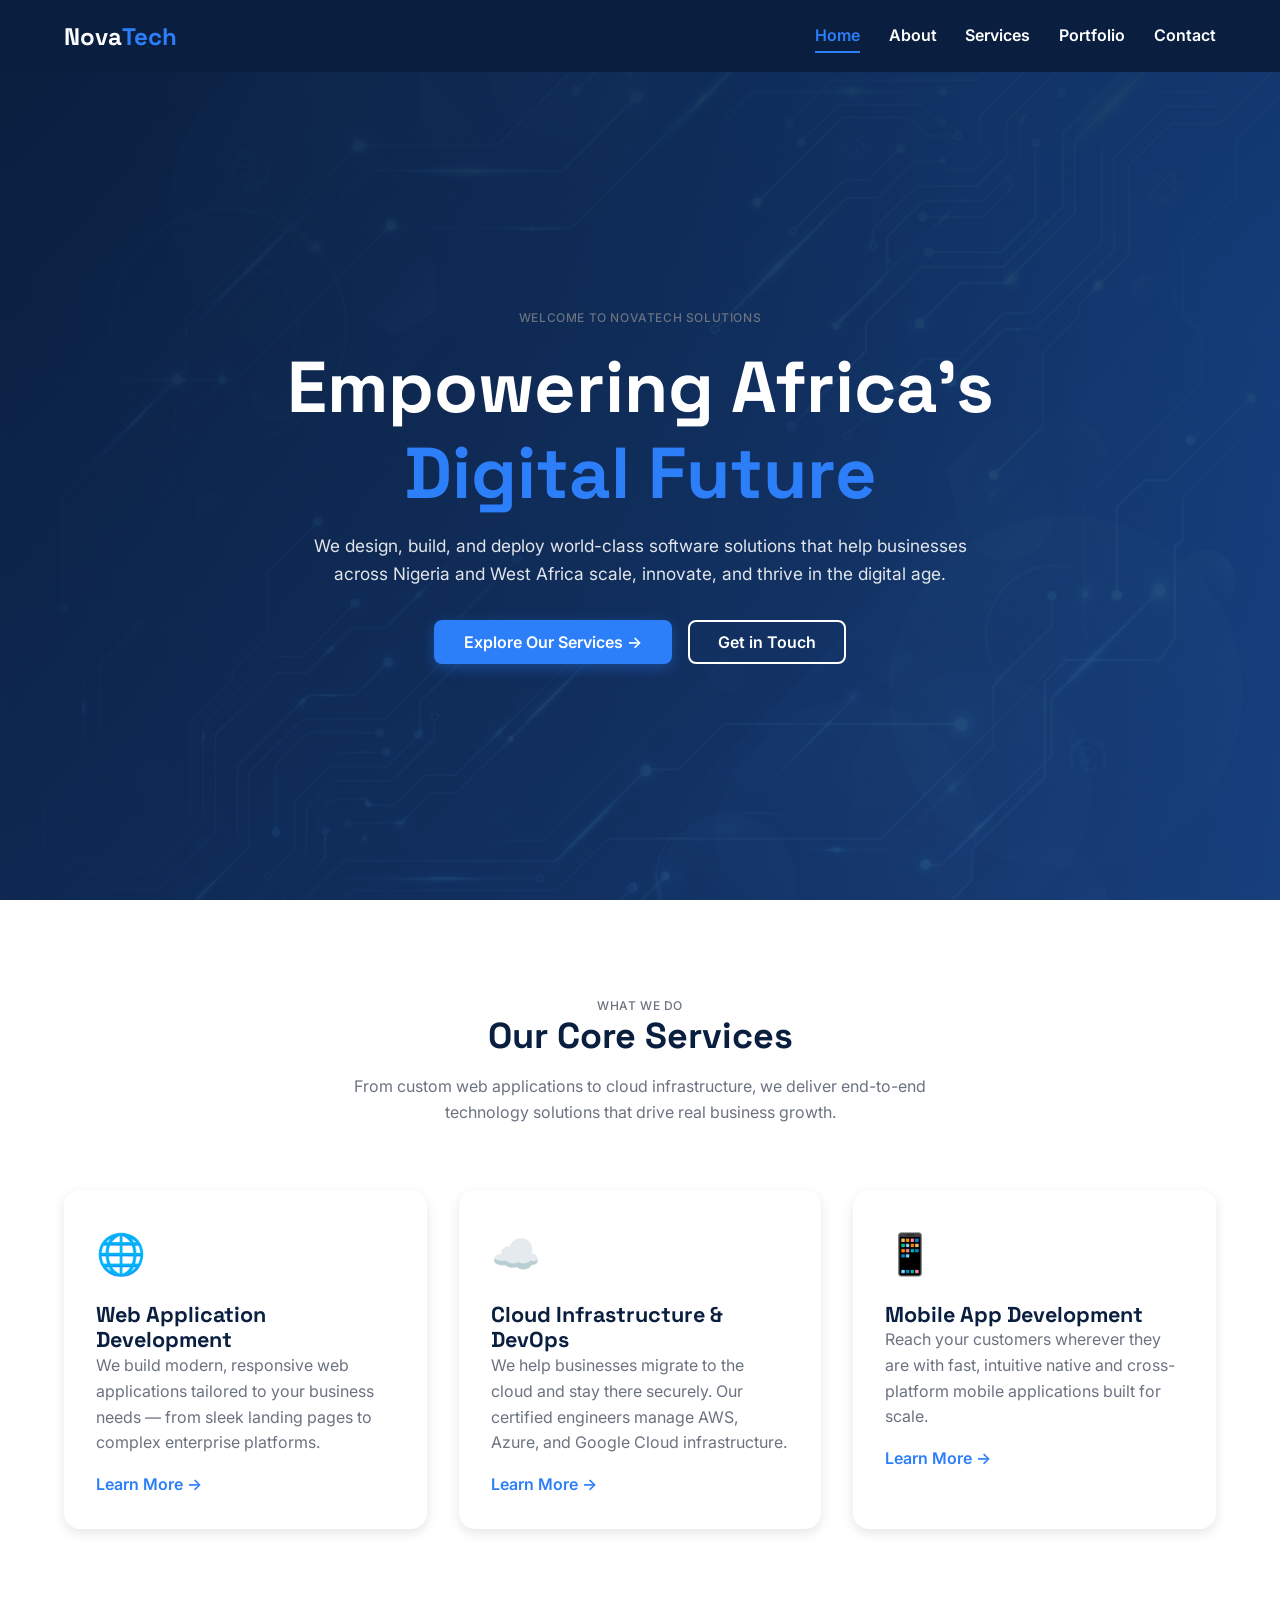
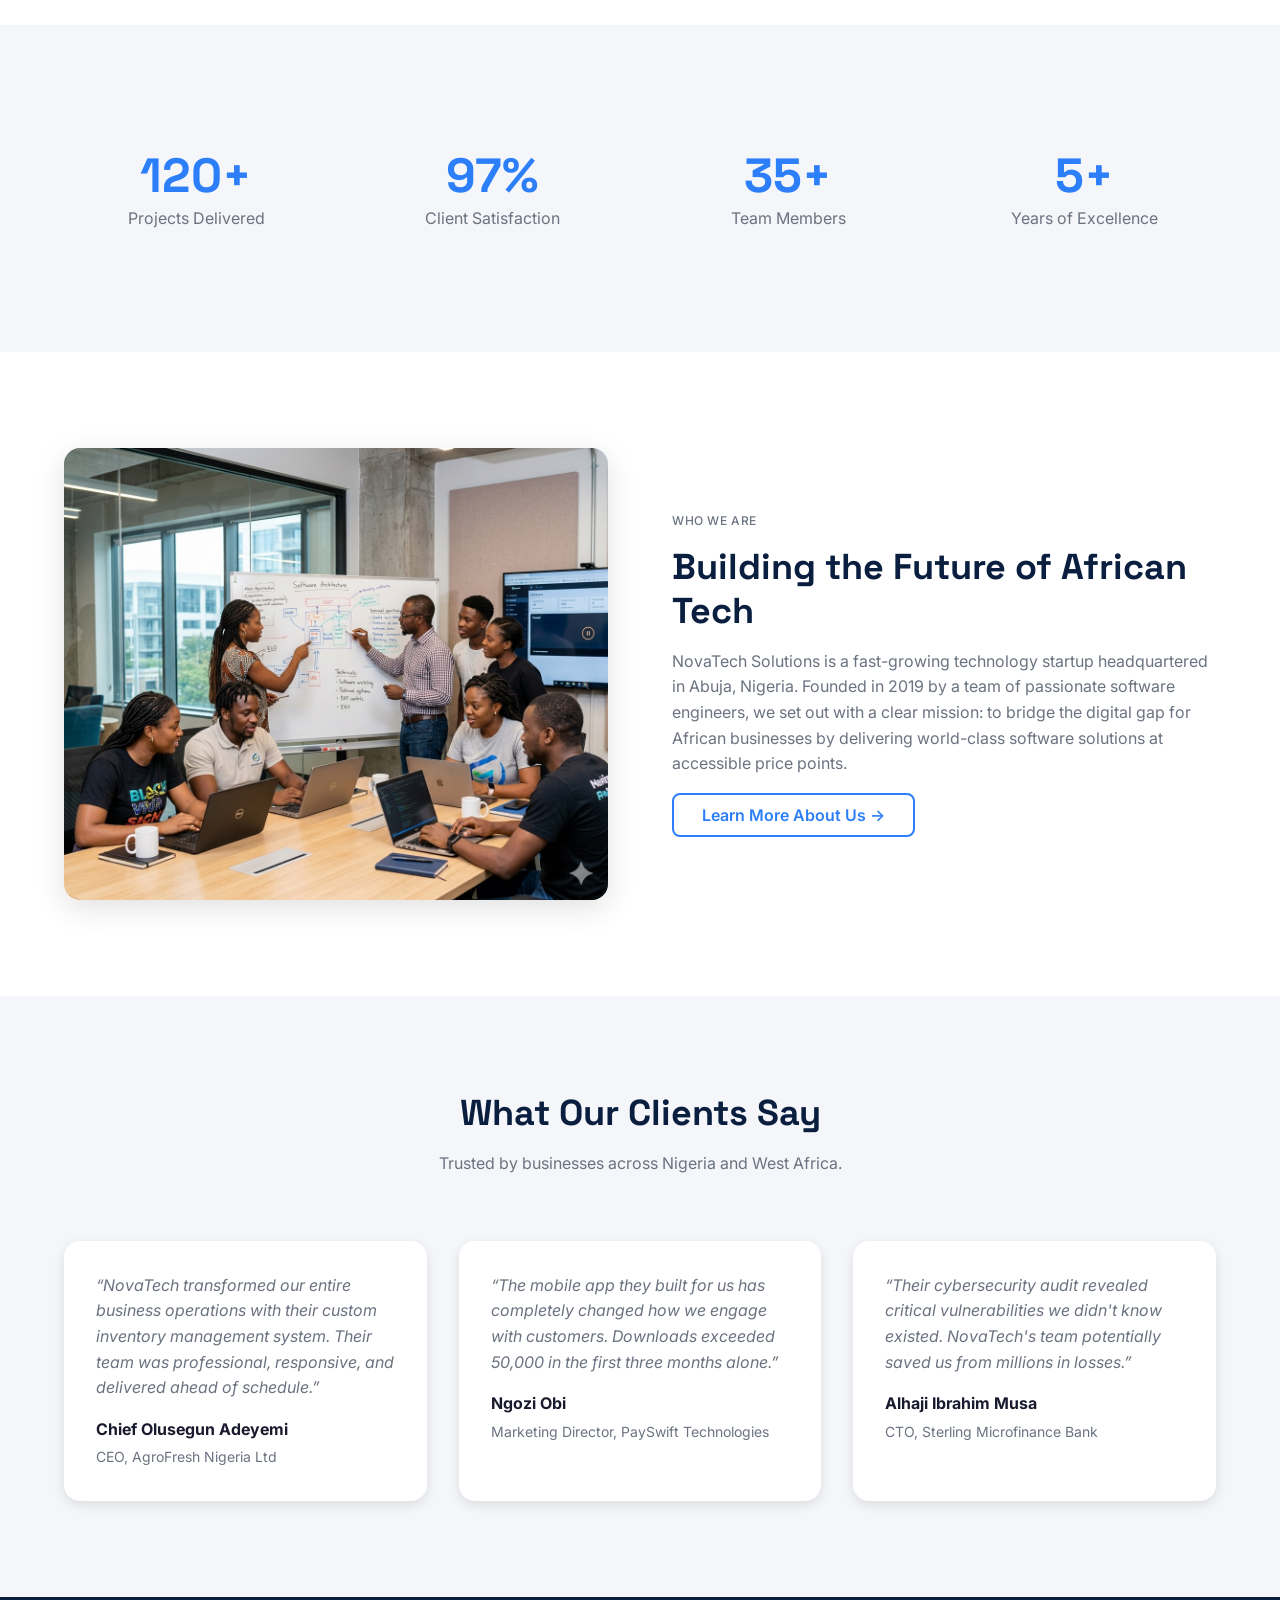
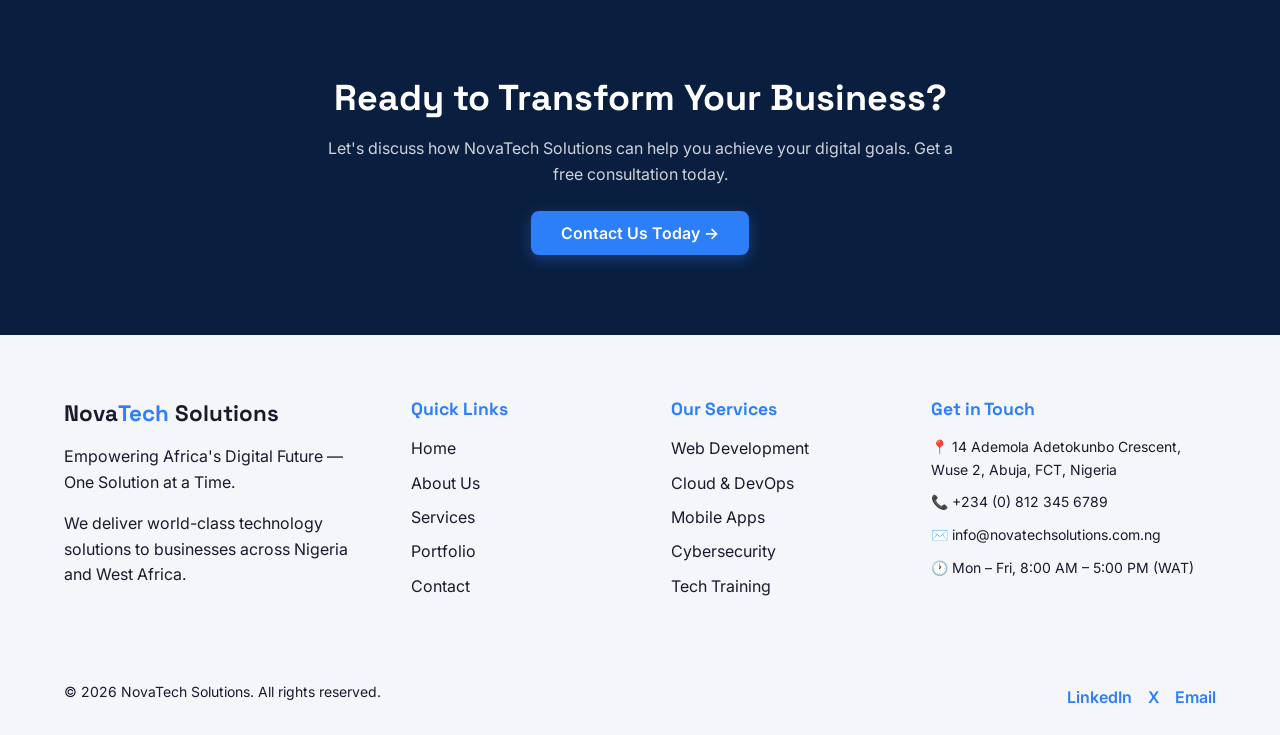
<file: index.html>
<!DOCTYPE html>
<html lang="en">

<head>
    <meta charset="UTF-8">
    <meta name="viewport" content="width=device-width, initial-scale=1.0">
    <meta name="description" content="NovaTech Solutions empowers businesses across Africa with world-class software and technology solutions.">
    <meta name="author" content="NovaTech Solutions">
    <link rel="icon" type="image/png" href="assets/images/icons/favicon.png">
    <link rel="stylesheet" href="assets/css/styles.css">
    <title>Home — NovaTech Solutions</title>
</head>

<body>

    <header id="main-header">
        <nav id="main-nav" class="container flex-between">
            <a href="index.html" class="nav-logo">
                <span class="logo-text">Nova<span class="text-accent">Tech</span></span>
            </a>

            <button id="menu-toggle" class="menu-toggle" aria-label="Toggle navigation menu" aria-expanded="false">
                <span></span>
                <span></span>
                <span></span>
            </button>

            <ul id="nav-menu" class="nav-menu">
                <li><a href="index.html" class="nav-link active">Home</a></li>
                <li><a href="about.html" class="nav-link ">About</a></li>
                <li><a href="services.html" class="nav-link ">Services</a></li>
                <li><a href="portfolio.html" class="nav-link ">Portfolio</a></li>
                <li><a href="contact.html" class="nav-link ">Contact</a></li>
            </ul>
        </nav>
    </header>

    <main>

        <section class="hero">
            <div class="hero-overlay"></div>

            <div class="container hero-content">
                <p class="text-caption">WELCOME TO NOVATECH SOLUTIONS</p>

                <h1>
                    Empowering Africa's <span class="text-accent">Digital Future</span>
                </h1>

                <p>
                    We design, build, and deploy world-class software solutions that help businesses across Nigeria and West Africa scale, innovate, and thrive in the digital age.
                </p>

                <div class="hero-actions">
                    <a href="services.html" class="btn btn-primary">Explore Our Services →</a>
                    <a href="contact.html" class="btn btn-outline hero-outline">Get in Touch</a>
                </div>
            </div>
        </section>

        <section class="section bg-white">
            <div class="container">

                <div class="section-header">
                    <p class="text-caption">WHAT WE DO</p>
                    <h2>Our Core Services</h2>
                    <p>
                        From custom web applications to cloud infrastructure, we deliver end-to-end technology solutions that drive real business growth.
                    </p>
                </div>

                <div class="grid grid-3">

                    <article class="card service-preview">
                        <div class="service-icon">🌐</div>
                        <h3>Web Application Development</h3>
                        <p>
                            We build modern, responsive web applications tailored to your business needs — from sleek landing pages to complex enterprise platforms.
                        </p>
                        <a href="services.html">Learn More →</a>
                    </article>

                    <article class="card service-preview">
                        <div class="service-icon">☁️</div>
                        <h3>Cloud Infrastructure & DevOps</h3>
                        <p>
                            We help businesses migrate to the cloud and stay there securely. Our certified engineers manage AWS, Azure, and Google Cloud infrastructure.
                        </p>
                        <a href="services.html">Learn More →</a>
                    </article>

                    <article class="card service-preview">
                        <div class="service-icon">📱</div>
                        <h3>Mobile App Development</h3>
                        <p>
                            Reach your customers wherever they are with fast, intuitive native and cross-platform mobile applications built for scale.
                        </p>
                        <a href="services.html">Learn More →</a>
                    </article>

                </div>
            </div>
        </section>

        <section class="section stats-section">
            <div class="container">

                <div class="grid grid-4">

                    <div class="stat">
                        <strong>120+</strong>
                        <span>Projects Delivered</span>
                    </div>

                    <div class="stat">
                        <strong>97%</strong>
                        <span>Client Satisfaction</span>
                    </div>

                    <div class="stat">
                        <strong>35+</strong>
                        <span>Team Members</span>
                    </div>

                    <div class="stat">
                        <strong>5+</strong>
                        <span>Years of Excellence</span>
                    </div>

                </div>
            </div>
        </section>

        <section class="section bg-white">
            <div class="container split">

                <div class="split-image">
                    <img src="assets/images/about/about-preview.png" alt="NovaTech team working on technology solutions">
                </div>

                <div class="split-content">
                    <p class="text-caption">WHO WE ARE</p>

                    <h2>Building the Future of African Tech</h2>

                    <p>
                        NovaTech Solutions is a fast-growing technology startup headquartered in Abuja, Nigeria. Founded in 2019 by a team of passionate software engineers, we set out with a clear mission: to bridge the digital gap for African businesses by delivering world-class software solutions at accessible price points.
                    </p>

                    <a href="about.html" class="btn btn-outline">Learn More About Us →</a>
                </div>

            </div>
        </section>

        <section class="section testimonials">
            <div class="container">

                <div class="section-header">
                    <h2>What Our Clients Say</h2>
                    <p>Trusted by businesses across Nigeria and West Africa.</p>
                </div>

                <div class="grid grid-3">

                    <article class="testimonial card">
                        <p>
                            “NovaTech transformed our entire business operations with their custom inventory management system. Their team was professional, responsive, and delivered ahead of schedule.”
                        </p>
                        <strong>Chief Olusegun Adeyemi</strong>
                        <span>CEO, AgroFresh Nigeria Ltd</span>
                    </article>

                    <article class="testimonial card">
                        <p>
                            “The mobile app they built for us has completely changed how we engage with customers. Downloads exceeded 50,000 in the first three months alone.”
                        </p>
                        <strong>Ngozi Obi</strong>
                        <span>Marketing Director, PaySwift Technologies</span>
                    </article>

                    <article class="testimonial card">
                        <p>
                            “Their cybersecurity audit revealed critical vulnerabilities we didn't know existed. NovaTech's team potentially saved us from millions in losses.”
                        </p>
                        <strong>Alhaji Ibrahim Musa</strong>
                        <span>CTO, Sterling Microfinance Bank</span>
                    </article>

                </div>
            </div>
        </section>

        <section class="cta-section">
            <div class="container text-center">
                <h2>Ready to Transform Your Business?</h2>
                <p>
                    Let's discuss how NovaTech Solutions can help you achieve your digital goals. Get a free consultation today.
                </p>
                <a href="contact.html" class="btn btn-primary">Contact Us Today →</a>
            </div>
        </section>

    </main>

    <footer id="main-footer" class="site-footer">
        <div class="container">

            <div class="footer-grid">

                <div>
                    <a href="index.html" class="footer-logo">Nova<span>Tech</span> Solutions</a>
                    <p>Empowering Africa's Digital Future — One Solution at a Time.</p>
                    <p>We deliver world-class technology solutions to businesses across Nigeria and West Africa.</p>
                </div>

                <div>
                    <h3>Quick Links</h3>
                    <ul class="footer-links">
                        <li><a href="index.html">Home</a></li>
                        <li><a href="about.html">About Us</a></li>
                        <li><a href="services.html">Services</a></li>
                        <li><a href="portfolio.html">Portfolio</a></li>
                        <li><a href="contact.html">Contact</a></li>
                    </ul>
                </div>

                <div>
                    <h3>Our Services</h3>
                    <ul class="footer-links">
                        <li><a href="services.html">Web Development</a></li>
                        <li><a href="services.html">Cloud & DevOps</a></li>
                        <li><a href="services.html">Mobile Apps</a></li>
                        <li><a href="services.html">Cybersecurity</a></li>
                        <li><a href="services.html">Tech Training</a></li>
                    </ul>
                </div>

                <div>
                    <h3>Get in Touch</h3>
                    <ul class="contact-list">
                        <li>📍 14 Ademola Adetokunbo Crescent, Wuse 2, Abuja, FCT, Nigeria</li>
                        <li>📞 <a href="tel:+2348123456789">+234 (0) 812 345 6789</a></li>
                        <li>✉️ <a href="mailto:info@novatechsolutions.com.ng">info@novatechsolutions.com.ng</a></li>
                        <li>🕐 Mon – Fri, 8:00 AM – 5:00 PM (WAT)</li>
                    </ul>
                </div>

            </div>

            <div class="footer-bottom">
                <p>© 2026 NovaTech Solutions. All rights reserved.</p>

                <div class="social-links">
                    <a href="https://linkedin.com/company/novatechsolutions" target="_blank" rel="noopener">LinkedIn</a>
                    <a href="https://twitter.com/NovaTechAbuja" target="_blank" rel="noopener">X</a>
                    <a href="mailto:info@novatechsolutions.com.ng">Email</a>
                </div>
            </div>

        </div>
    </footer>

    <button id="scroll-top-btn" class="scroll-top-btn" aria-label="Scroll to top">↑</button>

    <script src="assets/js/main.js"></script>

</body>

</html>
</file>
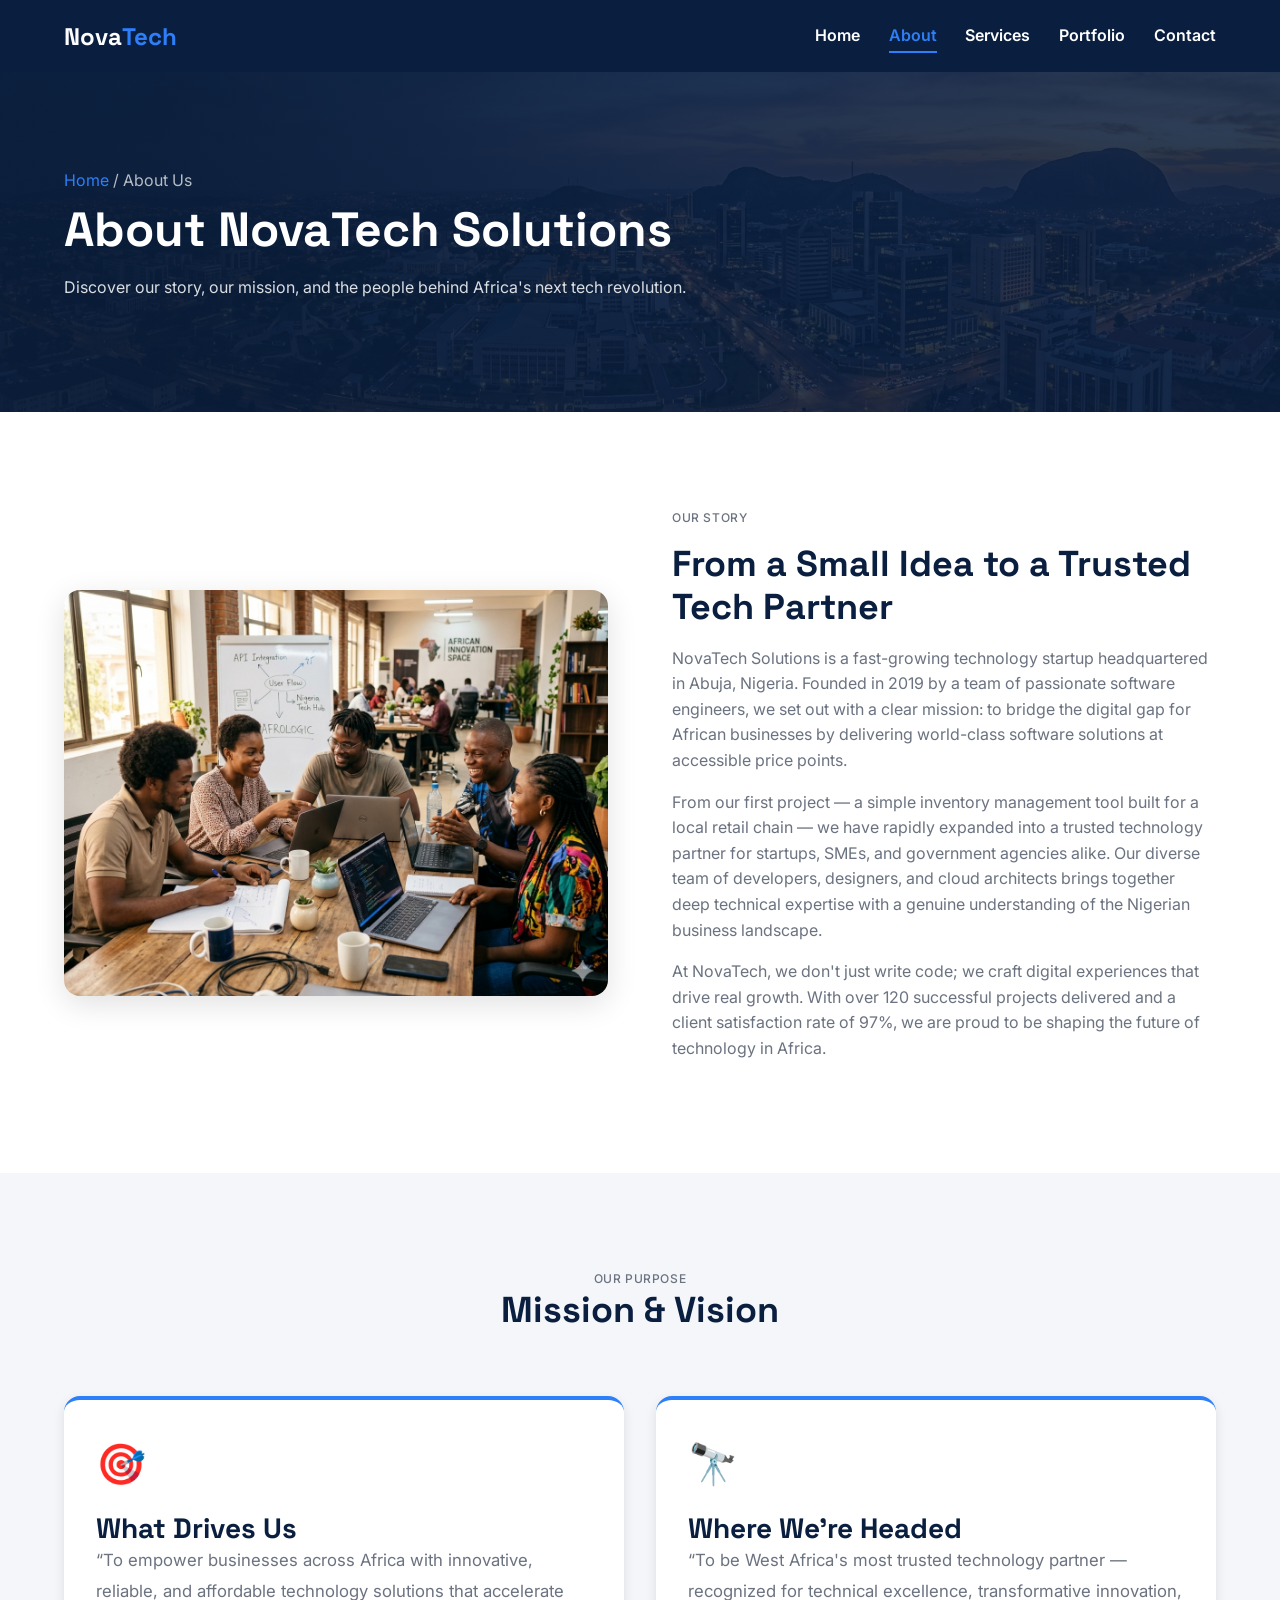
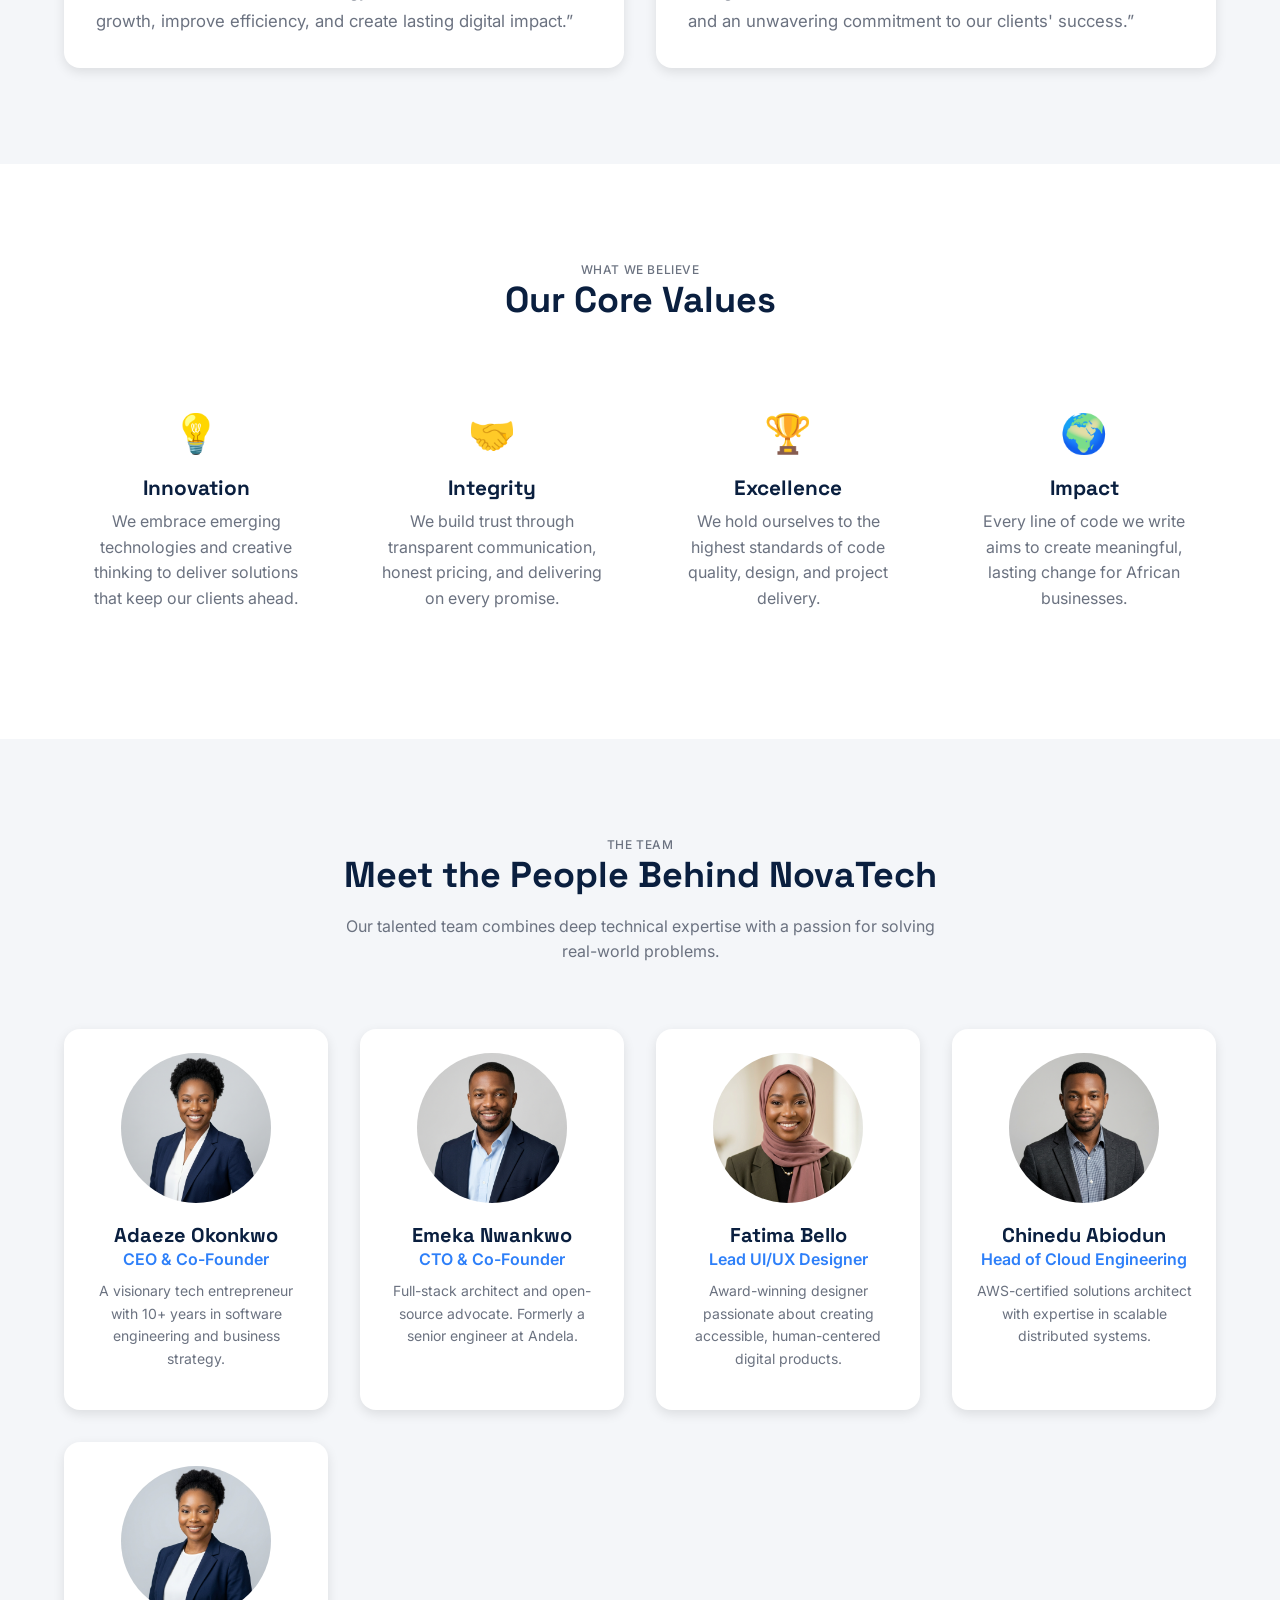
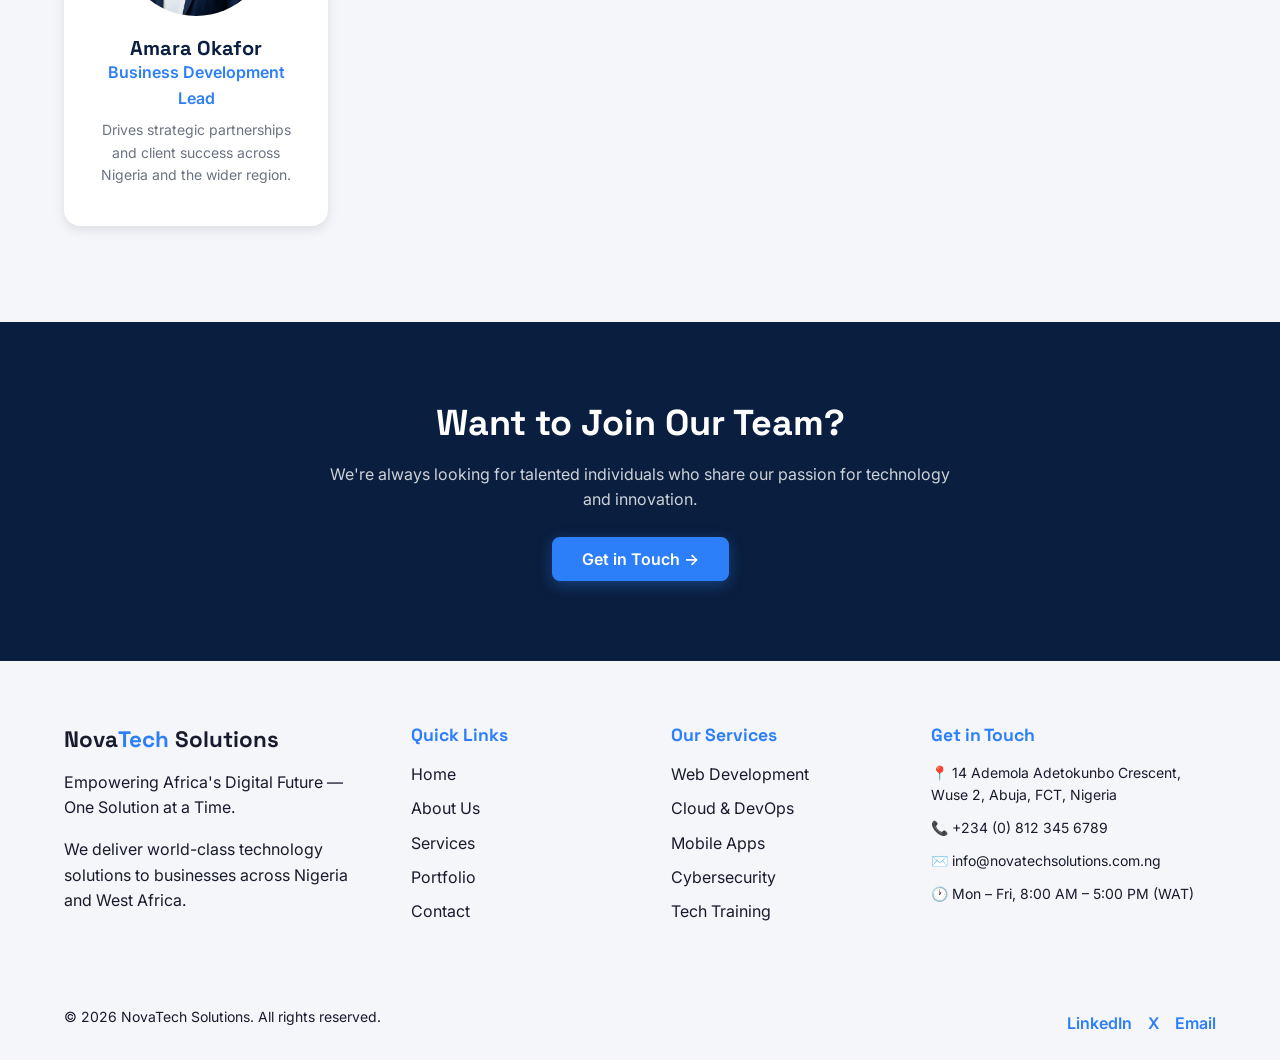
<file: about.html>
<!DOCTYPE html>
<html lang="en">

<head>
    <meta charset="UTF-8">
    <meta name="viewport" content="width=device-width, initial-scale=1.0">
    <meta name="description" content="Discover the story, mission, vision, values and team behind NovaTech Solutions.">
    <meta name="author" content="NovaTech Solutions">
    <link rel="icon" type="image/png" href="assets/images/icons/favicon.png">
    <link rel="stylesheet" href="assets/css/styles.css">
    <title>About Us — NovaTech Solutions</title>
</head>

<body>

    <header id="main-header">
        <nav id="main-nav" class="container flex-between">
            <a href="index.html" class="nav-logo">
                <span class="logo-text">Nova<span class="text-accent">Tech</span></span>
            </a>

            <button id="menu-toggle" class="menu-toggle" aria-label="Toggle navigation menu" aria-expanded="false">
                <span></span>
                <span></span>
                <span></span>
            </button>

            <ul id="nav-menu" class="nav-menu">
                <li><a href="index.html" class="nav-link ">Home</a></li>
                <li><a href="about.html" class="nav-link active">About</a></li>
                <li><a href="services.html" class="nav-link ">Services</a></li>
                <li><a href="portfolio.html" class="nav-link ">Portfolio</a></li>
                <li><a href="contact.html" class="nav-link ">Contact</a></li>
            </ul>
        </nav>
    </header>

    <main>
        <section
            class="page-hero"
            style="background-image:linear-gradient(rgba(10,31,63,.86),rgba(10,31,63,.86)),url('assets/images/hero/about-hero-bg.png')"
        >
            <div class="container">
                <p class="breadcrumb">
                    <a href="index.html">Home</a> / About Us
                </p>
                <h1>About NovaTech Solutions</h1>
                <p>
                    Discover our story, our mission, and the people behind Africa's next tech revolution.
                </p>
            </div>
        </section>

        <section class="section bg-white">
            <div class="container split">
                <div class="split-image">
                    <img src="assets/images/about/company-story.png" alt="NovaTech Solutions company story">
                </div>

                <div class="split-content">
                    <p class="text-caption">OUR STORY</p>
                    <h2>From a Small Idea to a Trusted Tech Partner</h2>
                    <p>
                        NovaTech Solutions is a fast-growing technology startup headquartered in Abuja, Nigeria. Founded in 2019 by a team of passionate software engineers, we set out with a clear mission: to bridge the digital gap for African businesses by delivering world-class software solutions at accessible price points.
                    </p>
                    <p>
                        From our first project — a simple inventory management tool built for a local retail chain — we have rapidly expanded into a trusted technology partner for startups, SMEs, and government agencies alike. Our diverse team of developers, designers, and cloud architects brings together deep technical expertise with a genuine understanding of the Nigerian business landscape.
                    </p>
                    <p>
                        At NovaTech, we don't just write code; we craft digital experiences that drive real growth. With over 120 successful projects delivered and a client satisfaction rate of 97%, we are proud to be shaping the future of technology in Africa.
                    </p>
                </div>
            </div>
        </section>

        <section class="section">
            <div class="container">
                <div class="section-header">
                    <p class="text-caption">OUR PURPOSE</p>
                    <h2>Mission & Vision</h2>
                </div>

                <div class="grid grid-2">
                    <article class="card purpose-card">
                        <div class="service-icon">🎯</div>
                        <h3>What Drives Us</h3>
                        <blockquote>
                            “To empower businesses across Africa with innovative, reliable, and affordable technology solutions that accelerate growth, improve efficiency, and create lasting digital impact.”
                        </blockquote>
                    </article>

                    <article class="card purpose-card">
                        <div class="service-icon">🔭</div>
                        <h3>Where We're Headed</h3>
                        <blockquote>
                            “To be West Africa's most trusted technology partner — recognized for technical excellence, transformative innovation, and an unwavering commitment to our clients' success.”
                        </blockquote>
                    </article>
                </div>
            </div>
        </section>

        <section class="section bg-white">
            <div class="container">
                <div class="section-header">
                    <p class="text-caption">WHAT WE BELIEVE</p>
                    <h2>Our Core Values</h2>
                </div>

                <div class="grid grid-4">
                    <article class="value">
                        <div>💡</div>
                        <h3>Innovation</h3>
                        <p>
                            We embrace emerging technologies and creative thinking to deliver solutions that keep our clients ahead.
                        </p>
                    </article>

                    <article class="value">
                        <div>🤝</div>
                        <h3>Integrity</h3>
                        <p>
                            We build trust through transparent communication, honest pricing, and delivering on every promise.
                        </p>
                    </article>

                    <article class="value">
                        <div>🏆</div>
                        <h3>Excellence</h3>
                        <p>
                            We hold ourselves to the highest standards of code quality, design, and project delivery.
                        </p>
                    </article>

                    <article class="value">
                        <div>🌍</div>
                        <h3>Impact</h3>
                        <p>
                            Every line of code we write aims to create meaningful, lasting change for African businesses.
                        </p>
                    </article>
                </div>
            </div>
        </section>

        <section class="section team-section">
            <div class="container">
                <div class="section-header">
                    <p class="text-caption">THE TEAM</p>
                    <h2>Meet the People Behind NovaTech</h2>
                    <p>
                        Our talented team combines deep technical expertise with a passion for solving real-world problems.
                    </p>
                </div>

                <div class="grid grid-4 team-grid">
                    <article class="team-card card">
                        <img src="assets/images/team/adaeze-okonkwo.png" alt="Adaeze Okonkwo">
                        <h3>Adaeze Okonkwo</h3>
                        <p class="role">CEO & Co-Founder</p>
                        <p>
                            A visionary tech entrepreneur with 10+ years in software engineering and business strategy.
                        </p>
                    </article>

                    <article class="team-card card">
                        <img src="assets/images/team/emeka-nwankwo.png" alt="Emeka Nwankwo">
                        <h3>Emeka Nwankwo</h3>
                        <p class="role">CTO & Co-Founder</p>
                        <p>
                            Full-stack architect and open-source advocate. Formerly a senior engineer at Andela.
                        </p>
                    </article>

                    <article class="team-card card">
                        <img src="assets/images/team/fatima-bello.png" alt="Fatima Bello">
                        <h3>Fatima Bello</h3>
                        <p class="role">Lead UI/UX Designer</p>
                        <p>
                            Award-winning designer passionate about creating accessible, human-centered digital products.
                        </p>
                    </article>

                    <article class="team-card card">
                        <img src="assets/images/team/chinedu-abiodun.png" alt="Chinedu Abiodun">
                        <h3>Chinedu Abiodun</h3>
                        <p class="role">Head of Cloud Engineering</p>
                        <p>
                            AWS-certified solutions architect with expertise in scalable distributed systems.
                        </p>
                    </article>

                    <article class="team-card card">
                        <img src="assets/images/team/amara-okafor.png" alt="Amara Okafor">
                        <h3>Amara Okafor</h3>
                        <p class="role">Business Development Lead</p>
                        <p>
                            Drives strategic partnerships and client success across Nigeria and the wider region.
                        </p>
                    </article>
                </div>
            </div>
        </section>

        <section class="cta-section">
            <div class="container text-center">
                <h2>Want to Join Our Team?</h2>
                <p>
                    We're always looking for talented individuals who share our passion for technology and innovation.
                </p>
                <a href="contact.html" class="btn btn-primary">Get in Touch →</a>
            </div>
        </section>
    </main>

    <footer id="main-footer" class="site-footer">
        <div class="container">
            <div class="footer-grid">
                <div>
                    <a href="index.html" class="footer-logo">
                        Nova<span>Tech</span> Solutions
                    </a>
                    <p>
                        Empowering Africa's Digital Future — One Solution at a Time.
                    </p>
                    <p>
                        We deliver world-class technology solutions to businesses across Nigeria and West Africa.
                    </p>
                </div>
                <div>
                    <h3>Quick Links</h3>
                    <ul class="footer-links">
                        <li><a href="index.html">Home</a></li>
                        <li><a href="about.html">About Us</a></li>
                        <li><a href="services.html">Services</a></li>
                        <li><a href="portfolio.html">Portfolio</a></li>
                        <li><a href="contact.html">Contact</a></li>
                    </ul>
                </div>

                <div>
                    <h3>Our Services</h3>
                    <ul class="footer-links">
                        <li><a href="services.html">Web Development</a></li>
                        <li><a href="services.html">Cloud & DevOps</a></li>
                        <li><a href="services.html">Mobile Apps</a></li>
                        <li><a href="services.html">Cybersecurity</a></li>
                        <li><a href="services.html">Tech Training</a></li>
                    </ul>
                </div>

                <div>
                    <h3>Get in Touch</h3>
                    <ul class="contact-list">
                        <li>
                            📍 14 Ademola Adetokunbo Crescent, Wuse 2, Abuja, FCT, Nigeria
                        </li>
                        <li>
                            📞
                            <a href="tel:+2348123456789">
                                +234 (0) 812 345 6789
                            </a>
                        </li>

                        <li>
                            ✉️
                            <a href="mailto:info@novatechsolutions.com.ng">
                                info@novatechsolutions.com.ng
                            </a>
                        </li>

                        <li>
                            🕐 Mon – Fri, 8:00 AM – 5:00 PM (WAT)
                        </li>
                    </ul>
                </div>

            </div>

            <div class="footer-bottom">
                <p>© 2026 NovaTech Solutions. All rights reserved.</p>
                <div class="social-links">
                    <a
                        href="https://linkedin.com/company/novatechsolutions"
                        target="_blank"
                        rel="noopener"
                    >
                        LinkedIn
                    </a>
                    <a
                        href="https://twitter.com/NovaTechAbuja"
                        target="_blank"
                        rel="noopener"
                    >
                        X
                    </a>

                    <a href="mailto:info@novatechsolutions.com.ng">
                        Email
                    </a>
                </div>
            </div>
        </div>
    </footer>

    <button
        id="scroll-top-btn"
        class="scroll-top-btn"
        aria-label="Scroll to top"
    >
        ↑
    </button>
    <script src="assets/js/main.js"></script>
</body>
</html>
</file>
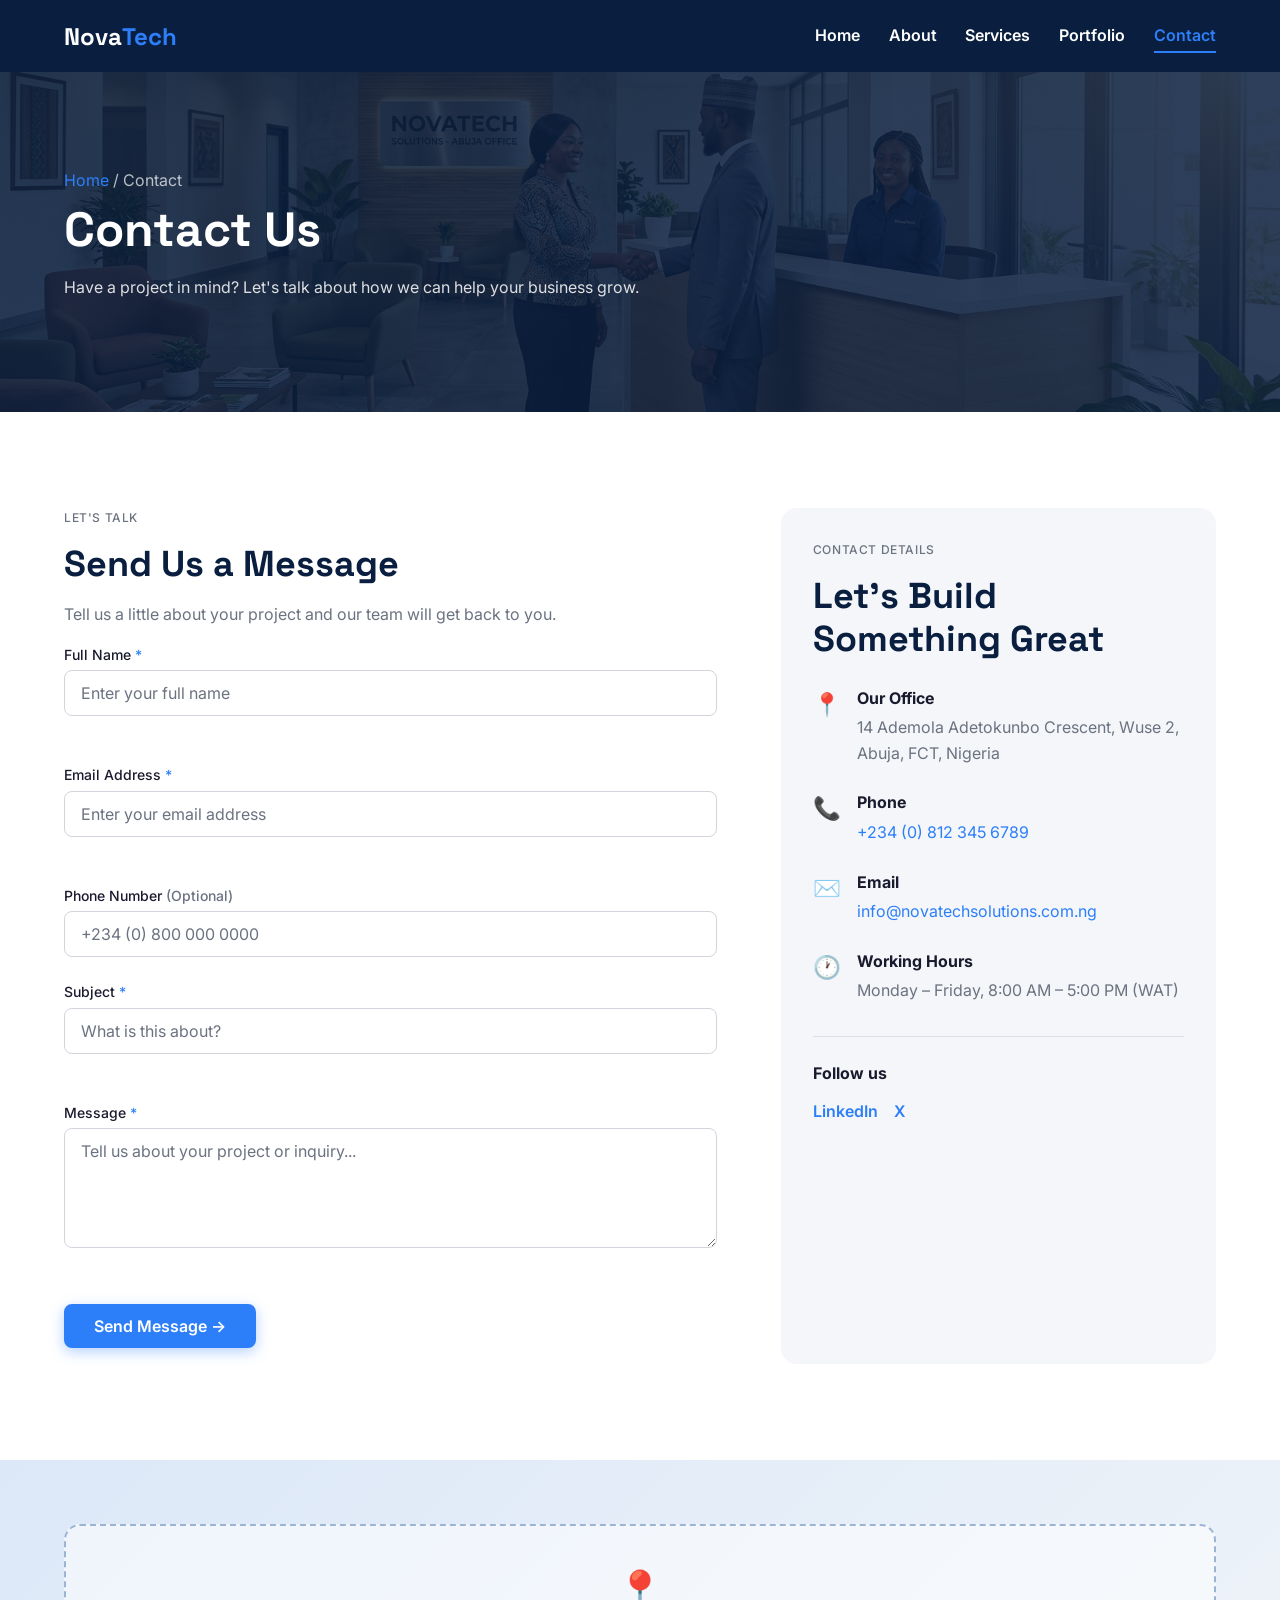
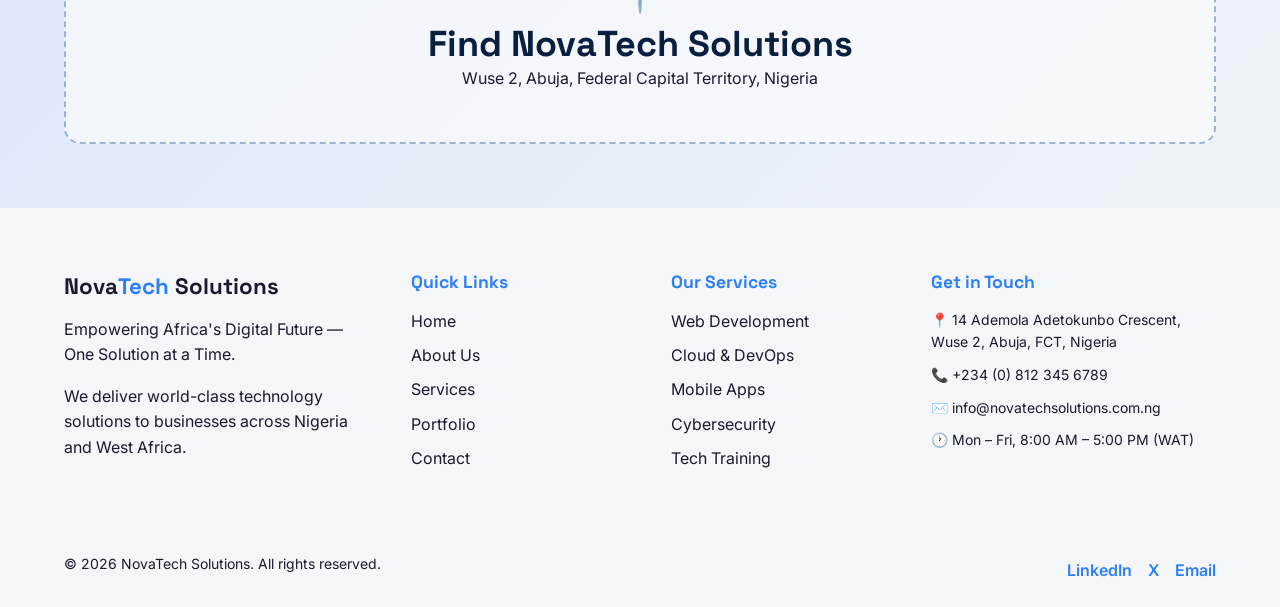
<file: contact.html>
<!DOCTYPE html>
<html lang="en">

<head>
    <meta charset="UTF-8">
    <meta name="viewport" content="width=device-width, initial-scale=1.0">
    <meta name="description" content="Get in touch with NovaTech Solutions for custom software, cloud solutions, cybersecurity or a free consultation.">
    <meta name="author" content="NovaTech Solutions">
    <link rel="icon" type="image/png" href="assets/images/icons/favicon.png">
    <link rel="stylesheet" href="assets/css/styles.css">
    <title>Contact Us — NovaTech Solutions</title>
</head>

<body>
    <header id="main-header">
        <nav id="main-nav" class="container flex-between">
            <a href="index.html" class="nav-logo">
                <span class="logo-text">Nova<span class="text-accent">Tech</span></span>
            </a>
            <button id="menu-toggle" class="menu-toggle" aria-label="Toggle navigation menu" aria-expanded="false">
                <span></span>
                <span></span>
                <span></span>
            </button>
            <ul id="nav-menu" class="nav-menu">
                <li><a href="index.html" class="nav-link ">Home</a></li>
                <li><a href="about.html" class="nav-link ">About</a></li>
                <li><a href="services.html" class="nav-link ">Services</a></li>
                <li><a href="portfolio.html" class="nav-link ">Portfolio</a></li>
                <li><a href="contact.html" class="nav-link active">Contact</a></li>
            </ul>
        </nav>
    </header>

    <main>
        <section
            class="page-hero"
            style="background-image:linear-gradient(rgba(10,31,63,.86),rgba(10,31,63,.86)),url('assets/images/hero/contact-hero-bg.png')"
        >
            <div class="container">
                <p class="breadcrumb">
                    <a href="index.html">Home</a> / Contact
                </p>
                <h1>Contact Us</h1>
                <p>
                    Have a project in mind? Let's talk about how we can help your business grow.
                </p>
            </div>
        </section>

        <section class="section bg-white">
            <div class="container contact-grid">
                <div id="contact-form-wrapper">
                    <p class="text-caption">LET'S TALK</p>
                    <h2>Send Us a Message</h2>
                    <p>
                        Tell us a little about your project and our team will get back to you.
                    </p>
                    <form id="contact-form" novalidate>
                        <div class="form-group">
                            <label for="full-name">
                                Full Name <span class="text-accent">*</span>
                            </label>

                            <input
                                type="text"
                                id="full-name"
                                name="fullName"
                                placeholder="Enter your full name"
                                required
                            >

                            <span class="form-error" id="name-error"></span>
                        </div>

                        <div class="form-group">
                            <label for="email">
                                Email Address <span class="text-accent">*</span>
                            </label>
                            <input
                                type="email"
                                id="email"
                                name="email"
                                placeholder="Enter your email address"
                                required
                            >
                            <span class="form-error" id="email-error"></span>
                        </div>

                        <div class="form-group">
                            <label for="phone">
                                Phone Number <span class="text-muted">(Optional)</span>
                            </label>
                            <input
                                type="tel"
                                id="phone"
                                name="phone"
                                placeholder="+234 (0) 800 000 0000"
                            >
                        </div>

                        <div class="form-group">
                            <label for="subject">
                                Subject <span class="text-accent">*</span>
                            </label>
                            <input
                                type="text"
                                id="subject"
                                name="subject"
                                placeholder="What is this about?"
                                required
                            >
                            <span class="form-error" id="subject-error"></span>
                        </div>

                        <div class="form-group">
                            <label for="message">
                                Message <span class="text-accent">*</span>
                            </label>
                            <textarea
                                id="message"
                                name="message"
                                placeholder="Tell us about your project or inquiry..."
                                required
                            ></textarea>
                            <span class="form-error" id="message-error"></span>
                        </div>

                        <button type="submit" class="btn btn-primary">
                            Send Message →
                        </button>

                        <div id="form-success" class="form-success" role="status"></div>
                    </form>
                </div>
                <aside id="contact-info" class="contact-info">
                    <p class="text-caption">CONTACT DETAILS</p>
                    <h2>Let's Build Something Great</h2>
                    <div class="info-item">
                        <span>📍</span>
                        <div>
                            <strong>Our Office</strong>
                            <p>
                                14 Ademola Adetokunbo Crescent, Wuse 2, Abuja, FCT, Nigeria
                            </p>
                        </div>
                    </div>

                    <div class="info-item">
                        <span>📞</span>
                        <div>
                            <strong>Phone</strong>
                            <p>
                                <a href="tel:+2348123456789">
                                    +234 (0) 812 345 6789
                                </a>
                            </p>
                        </div>
                    </div>

                    <div class="info-item">
                        <span>✉️</span>
                        <div>
                            <strong>Email</strong>
                            <p>
                                <a href="mailto:info@novatechsolutions.com.ng">
                                    info@novatechsolutions.com.ng
                                </a>
                            </p>
                        </div>
                    </div>

                    <div class="info-item">
                        <span>🕐</span>
                        <div>
                            <strong>Working Hours</strong>
                            <p>
                                Monday – Friday, 8:00 AM – 5:00 PM (WAT)
                            </p>
                        </div>
                    </div>

                    <div class="contact-social">
                        <strong>Follow us</strong>
                        <div class="social-links">
                            <a
                                href="https://linkedin.com/company/novatechsolutions"
                                target="_blank"
                                rel="noopener"
                            >
                                LinkedIn
                            </a>
                            <a
                                href="https://twitter.com/NovaTechAbuja"
                                target="_blank"
                                rel="noopener"
                            >
                                X
                            </a>
                        </div>
                    </div>
                </aside>
            </div>
        </section>

        <section class="map-placeholder">
            <div class="container">
                <div>
                    <span>📍</span>
                    <h2>Find NovaTech Solutions</h2>
                    <p>
                        Wuse 2, Abuja, Federal Capital Territory, Nigeria
                    </p>
                </div>
            </div>
        </section>
    </main>

    <footer id="main-footer" class="site-footer">
        <div class="container">
            <div class="footer-grid">
                <div>
                    <a href="index.html" class="footer-logo">
                        Nova<span>Tech</span> Solutions
                    </a>
                    <p>
                        Empowering Africa's Digital Future — One Solution at a Time.
                    </p>
                    <p>
                        We deliver world-class technology solutions to businesses across Nigeria and West Africa.
                    </p>
                </div>

                <div>
                    <h3>Quick Links</h3>
                    <ul class="footer-links">
                        <li><a href="index.html">Home</a></li>
                        <li><a href="about.html">About Us</a></li>
                        <li><a href="services.html">Services</a></li>
                        <li><a href="portfolio.html">Portfolio</a></li>
                        <li><a href="contact.html">Contact</a></li>
                    </ul>
                </div>

                <div>
                    <h3>Our Services</h3>
                    <ul class="footer-links">
                        <li><a href="services.html">Web Development</a></li>
                        <li><a href="services.html">Cloud & DevOps</a></li>
                        <li><a href="services.html">Mobile Apps</a></li>
                        <li><a href="services.html">Cybersecurity</a></li>
                        <li><a href="services.html">Tech Training</a></li>
                    </ul>
                </div>

                <div>
                    <h3>Get in Touch</h3>
                    <ul class="contact-list">
                        <li>
                            📍 14 Ademola Adetokunbo Crescent, Wuse 2, Abuja, FCT, Nigeria
                        </li>
                        <li>
                            📞
                            <a href="tel:+2348123456789">
                                +234 (0) 812 345 6789
                            </a>
                        </li>
                        <li>
                            ✉️
                            <a href="mailto:info@novatechsolutions.com.ng">
                                info@novatechsolutions.com.ng
                            </a>
                        </li>
                        <li>
                            🕐 Mon – Fri, 8:00 AM – 5:00 PM (WAT)
                        </li>
                    </ul>
                </div>
            </div>

            <div class="footer-bottom">
                <p>
                    © 2026 NovaTech Solutions. All rights reserved.
                </p>
                <div class="social-links">
                    <a
                        href="https://linkedin.com/company/novatechsolutions"
                        target="_blank"
                        rel="noopener"
                    >
                        LinkedIn
                    </a>
                    <a
                        href="https://twitter.com/NovaTechAbuja"
                        target="_blank"
                        rel="noopener"
                    >
                        X
                    </a>
                    <a href="mailto:info@novatechsolutions.com.ng">
                        Email
                    </a>
                </div>
            </div>
        </div>
    </footer>

    <button
        id="scroll-top-btn"
        class="scroll-top-btn"
        aria-label="Scroll to top"
    >
        ↑
    </button>

    <script src="assets/js/main.js"></script>
</body>
</html>
</file>
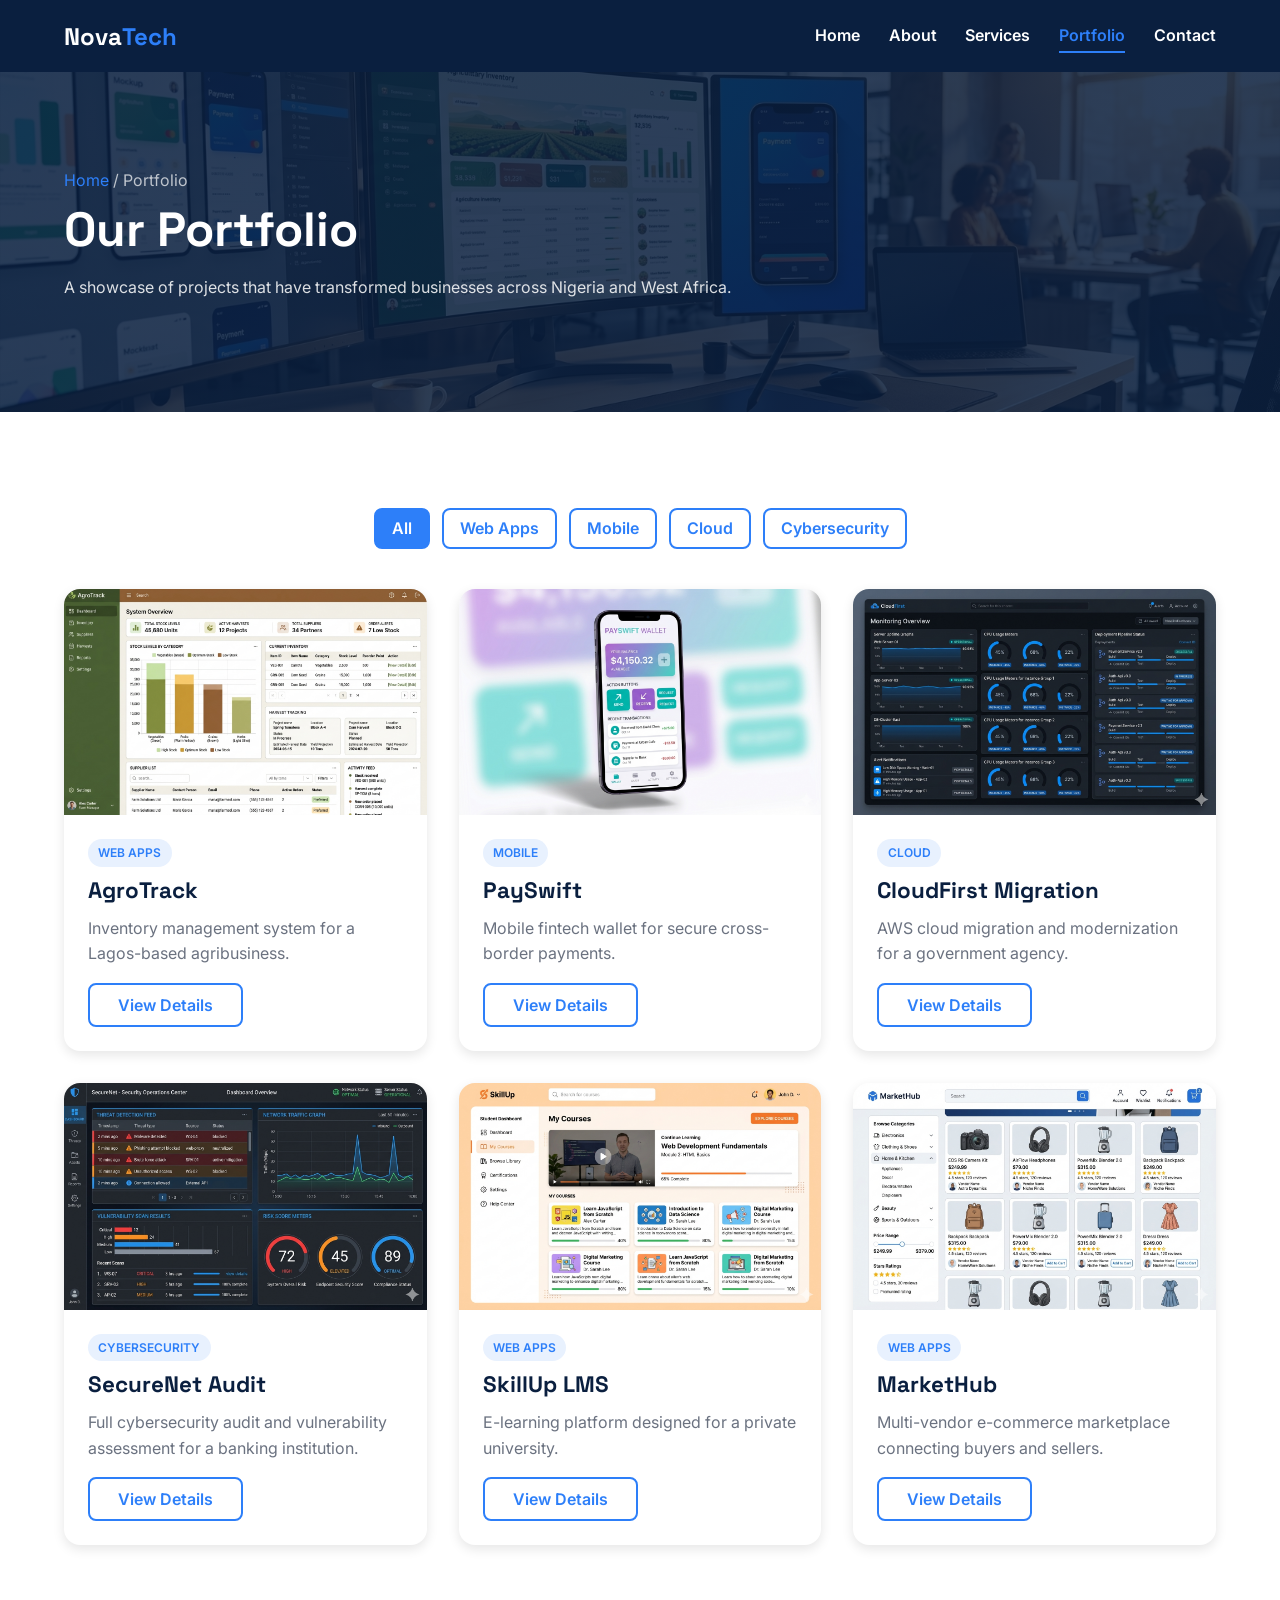
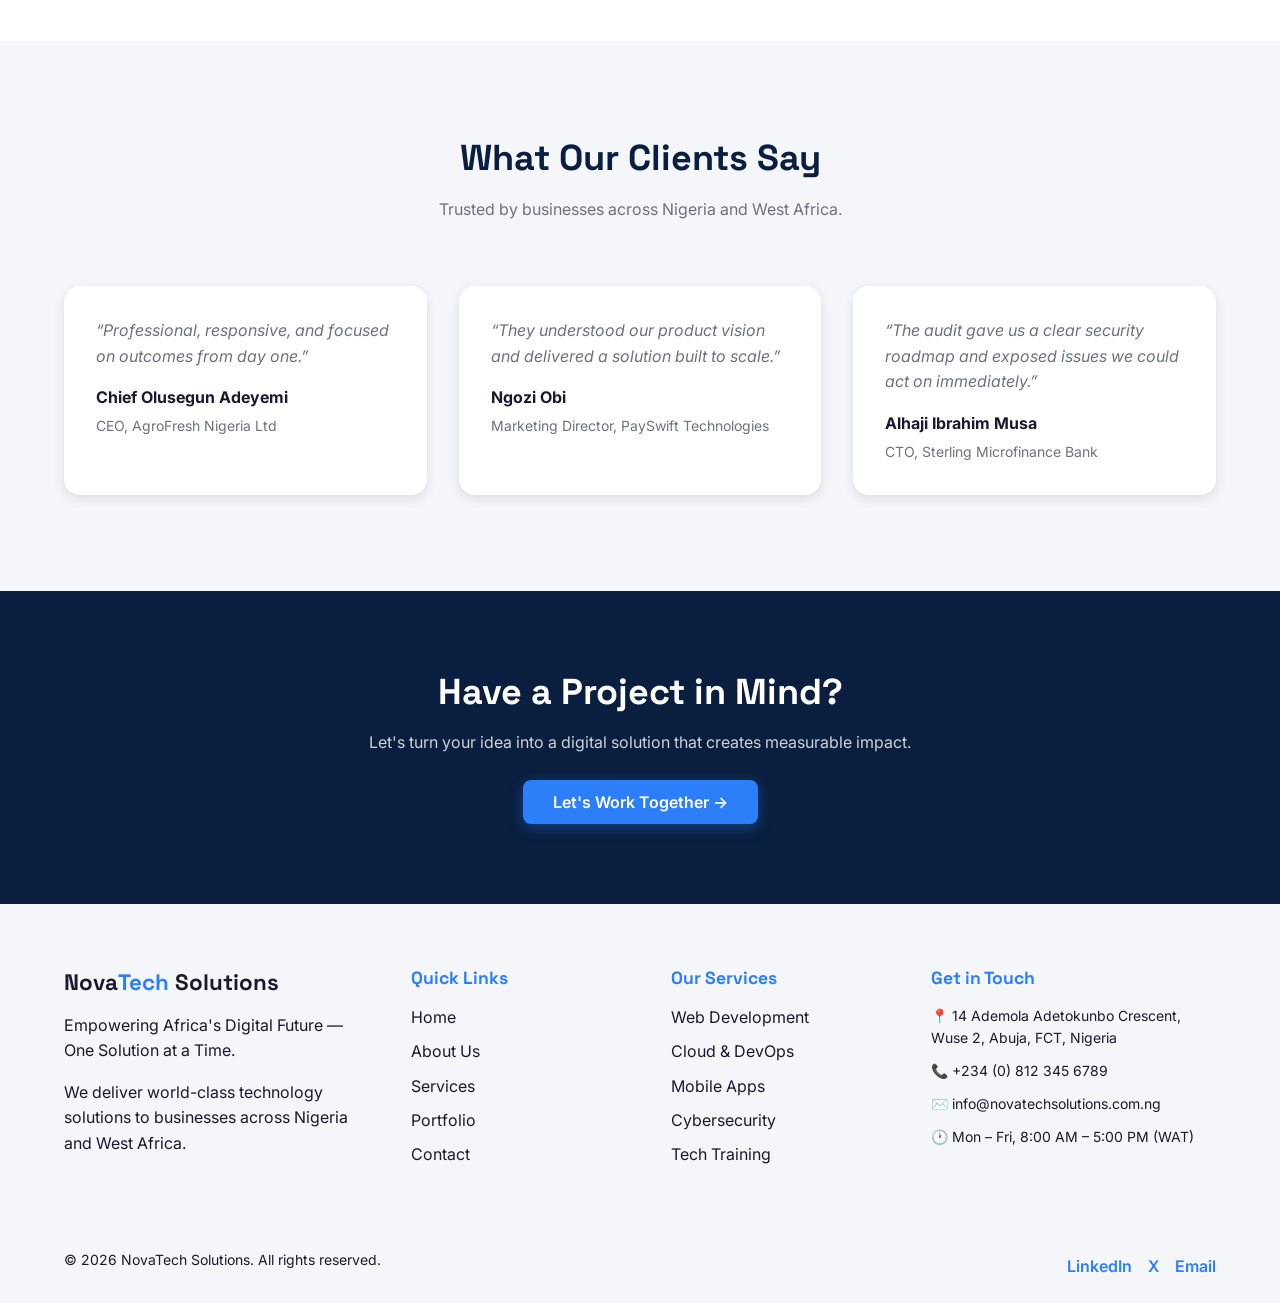
<file: portfolio.html>
<!DOCTYPE html>
<html lang="en">

<head>
    <meta charset="UTF-8">
    <meta name="viewport" content="width=device-width, initial-scale=1.0">
    <meta name="description" content="Explore selected software, cloud, mobile and cybersecurity projects delivered by NovaTech Solutions.">
    <meta name="author" content="NovaTech Solutions">
    <link rel="icon" type="image/png" href="assets/images/icons/favicon.png">
    <link rel="stylesheet" href="assets/css/styles.css">
    <title>Portfolio — NovaTech Solutions</title>
</head>

<body>
    <header id="main-header">
        <nav id="main-nav" class="container flex-between">

            <a href="index.html" class="nav-logo">
                <span class="logo-text">Nova<span class="text-accent">Tech</span></span>
            </a>

            <button
                id="menu-toggle"
                class="menu-toggle"
                aria-label="Toggle navigation menu"
                aria-expanded="false"
            >
                <span></span>
                <span></span>
                <span></span>
            </button>

            <ul id="nav-menu" class="nav-menu">
                <li><a href="index.html" class="nav-link ">Home</a></li>
                <li><a href="about.html" class="nav-link ">About</a></li>
                <li><a href="services.html" class="nav-link ">Services</a></li>
                <li><a href="portfolio.html" class="nav-link active">Portfolio</a></li>
                <li><a href="contact.html" class="nav-link ">Contact</a></li>
            </ul>
        </nav>
    </header>

    <main>
        <section
            class="page-hero"
            style="background-image:linear-gradient(rgba(10,31,63,.86),rgba(10,31,63,.86)),url('assets/images/hero/portfolio-hero-bg.png')"
        >
            <div class="container">
                <p class="breadcrumb">
                    <a href="index.html">Home</a> / Portfolio
                </p>

                <h1>Our Portfolio</h1>
                <p>
                    A showcase of projects that have transformed businesses across Nigeria and West Africa.
                </p>
            </div>
        </section>

        <section class="section bg-white">
            <div class="container">
                <div class="filter-buttons text-center">
                    <button class="btn btn-outline filter-btn active" data-filter="all">All</button>
                    <button class="btn btn-outline filter-btn" data-filter="web">Web Apps</button>
                    <button class="btn btn-outline filter-btn" data-filter="mobile">Mobile</button>
                    <button class="btn btn-outline filter-btn" data-filter="cloud">Cloud</button>
                    <button class="btn btn-outline filter-btn" data-filter="cybersecurity">Cybersecurity</button>
                </div>

                <div class="grid grid-3 portfolio-grid">
                    <article class="portfolio-card card" data-category="web">
                        <img
                            src="assets/images/portfolio/project-agrotrack.png"
                            alt="AgroTrack project screenshot"
                        >
                        <div class="portfolio-content">
                            <span class="tag">Web Apps</span>
                            <h2>AgroTrack</h2>
                            <p>
                                Inventory management system for a Lagos-based agribusiness.
                            </p>
                            <button
                                class="btn btn-outline portfolio-detail"
                                data-title="AgroTrack"
                                data-description="Inventory management system for a Lagos-based agribusiness."
                            >
                                View Details
                            </button>
                        </div>
                    </article>

                    <article class="portfolio-card card" data-category="mobile">
                        <img
                            src="assets/images/portfolio/project-payswift.png"
                            alt="PaySwift project screenshot"
                        >
                        <div class="portfolio-content">
                            <span class="tag">Mobile</span>
                            <h2>PaySwift</h2>
                            <p>
                                Mobile fintech wallet for secure cross-border payments.
                            </p>

                            <button
                                class="btn btn-outline portfolio-detail"
                                data-title="PaySwift"
                                data-description="Mobile fintech wallet for secure cross-border payments."
                            >
                                View Details
                            </button>
                        </div>
                    </article>

                    <article class="portfolio-card card" data-category="cloud">
                        <img
                            src="assets/images/portfolio/project-cloudfirst.png"
                            alt="CloudFirst Migration project screenshot"
                        >

                        <div class="portfolio-content">
                            <span class="tag">Cloud</span>
                            <h2>CloudFirst Migration</h2>
                            <p>
                                AWS cloud migration and modernization for a government agency.
                            </p>

                            <button
                                class="btn btn-outline portfolio-detail"
                                data-title="CloudFirst Migration"
                                data-description="AWS cloud migration and modernization for a government agency."
                            >
                                View Details
                            </button>
                        </div>
                    </article>

                    <article class="portfolio-card card" data-category="cybersecurity">
                        <img
                            src="assets/images/portfolio/project-securenet.png"
                            alt="SecureNet Audit project screenshot"
                        >

                        <div class="portfolio-content">
                            <span class="tag">Cybersecurity</span>
                            <h2>SecureNet Audit</h2>
                            <p>
                                Full cybersecurity audit and vulnerability assessment for a banking institution.
                            </p>

                            <button
                                class="btn btn-outline portfolio-detail"
                                data-title="SecureNet Audit"
                                data-description="Full cybersecurity audit and vulnerability assessment for a banking institution."
                            >
                                View Details
                            </button>
                        </div>
                    </article>

                    <article class="portfolio-card card" data-category="web">
                        <img
                            src="assets/images/portfolio/project-skillup.png"
                            alt="SkillUp LMS project screenshot"
                        >

                        <div class="portfolio-content">
                            <span class="tag">Web Apps</span>
                            <h2>SkillUp LMS</h2>
                            <p>
                                E-learning platform designed for a private university.
                            </p>

                            <button
                                class="btn btn-outline portfolio-detail"
                                data-title="SkillUp LMS"
                                data-description="E-learning platform designed for a private university."
                            >
                                View Details
                            </button>
                        </div>
                    </article>

                    <article class="portfolio-card card" data-category="web">
                        <img
                            src="assets/images/portfolio/project-markethub.png"
                            alt="MarketHub project screenshot"
                        >

                        <div class="portfolio-content">
                            <span class="tag">Web Apps</span>
                            <h2>MarketHub</h2>
                            <p>
                                Multi-vendor e-commerce marketplace connecting buyers and sellers.
                            </p>

                            <button
                                class="btn btn-outline portfolio-detail"
                                data-title="MarketHub"
                                data-description="Multi-vendor e-commerce marketplace connecting buyers and sellers."
                            >
                                View Details
                            </button>
                        </div>
                    </article>

                </div>
            </div>
        </section>

        <section class="section testimonials">
            <div class="container">
                <div class="section-header">
                    <h2>What Our Clients Say</h2>
                    <p>Trusted by businesses across Nigeria and West Africa.</p>
                </div>

                <div class="grid grid-3">
                    <article class="testimonial card">
                        <p>
                            “Professional, responsive, and focused on outcomes from day one.”
                        </p>
                        <strong>Chief Olusegun Adeyemi</strong>
                        <span>CEO, AgroFresh Nigeria Ltd</span>
                    </article>

                    <article class="testimonial card">
                        <p>
                            “They understood our product vision and delivered a solution built to scale.”
                        </p>
                        <strong>Ngozi Obi</strong>
                        <span>Marketing Director, PaySwift Technologies</span>
                    </article>

                    <article class="testimonial card">
                        <p>
                            “The audit gave us a clear security roadmap and exposed issues we could act on immediately.”
                        </p>
                        <strong>Alhaji Ibrahim Musa</strong>
                        <span>CTO, Sterling Microfinance Bank</span>
                    </article>
                </div>
            </div>
        </section>

        <section class="cta-section">
            <div class="container text-center">
                <h2>Have a Project in Mind?</h2>
                <p>
                    Let's turn your idea into a digital solution that creates measurable impact.
                </p>
                <a href="contact.html" class="btn btn-primary">
                    Let's Work Together →
                </a>
            </div>
        </section>
    </main>

    <div
        id="portfolio-modal"
        class="modal"
        role="dialog"
        aria-modal="true"
        aria-labelledby="portfolio-modal-title"
    >
        <div class="modal-overlay"></div>

        <div class="modal-container">
            <button
                id="portfolio-modal-close"
                class="modal-close"
                aria-label="Close modal"
            >
                ×
            </button>

            <p class="text-caption">PROJECT DETAILS</p>
            <h2 id="portfolio-modal-title"></h2>
            <p id="portfolio-modal-description"></p>

            <a href="contact.html" class="btn btn-primary">
                Start a Similar Project →
            </a>
        </div>
    </div>

    <footer id="main-footer" class="site-footer">
        <div class="container">
            <div class="footer-grid">
                <div>
                    <a href="index.html" class="footer-logo">
                        Nova<span>Tech</span> Solutions
                    </a>

                    <p>
                        Empowering Africa's Digital Future — One Solution at a Time.
                    </p>

                    <p>
                        We deliver world-class technology solutions to businesses across Nigeria and West Africa.
                    </p>
                </div>
                <div>
                    <h3>Quick Links</h3>
                    <ul class="footer-links">
                        <li><a href="index.html">Home</a></li>
                        <li><a href="about.html">About Us</a></li>
                        <li><a href="services.html">Services</a></li>
                        <li><a href="portfolio.html">Portfolio</a></li>
                        <li><a href="contact.html">Contact</a></li>
                    </ul>
                </div>

                <div>
                    <h3>Our Services</h3>
                    <ul class="footer-links">
                        <li><a href="services.html">Web Development</a></li>
                        <li><a href="services.html">Cloud & DevOps</a></li>
                        <li><a href="services.html">Mobile Apps</a></li>
                        <li><a href="services.html">Cybersecurity</a></li>
                        <li><a href="services.html">Tech Training</a></li>
                    </ul>
                </div>

                <div>
                    <h3>Get in Touch</h3>
                    <ul class="contact-list">
                        <li>
                            📍 14 Ademola Adetokunbo Crescent, Wuse 2, Abuja, FCT, Nigeria
                        </li>

                        <li>
                            📞
                            <a href="tel:+2348123456789">
                                +234 (0) 812 345 6789
                            </a>
                        </li>

                        <li>
                            ✉️
                            <a href="mailto:info@novatechsolutions.com.ng">
                                info@novatechsolutions.com.ng
                            </a>
                        </li>

                        <li>
                            🕐 Mon – Fri, 8:00 AM – 5:00 PM (WAT)
                        </li>
                    </ul>
                </div>
            </div>
            <div class="footer-bottom">
                <p>
                    © 2026 NovaTech Solutions. All rights reserved.
                </p>
                <div class="social-links">
                    <a
                        href="https://linkedin.com/company/novatechsolutions"
                        target="_blank"
                        rel="noopener"
                    >
                        LinkedIn
                    </a>

                    <a
                        href="https://twitter.com/NovaTechAbuja"
                        target="_blank"
                        rel="noopener"
                    >
                        X
                    </a>

                    <a href="mailto:info@novatechsolutions.com.ng">
                        Email
                    </a>
                </div>
            </div>
        </div>
    </footer>

    <button
        id="scroll-top-btn"
        class="scroll-top-btn"
        aria-label="Scroll to top"
    >
        ↑
    </button>
    <script src="assets/js/main.js"></script>
</body>
</html>
</file>
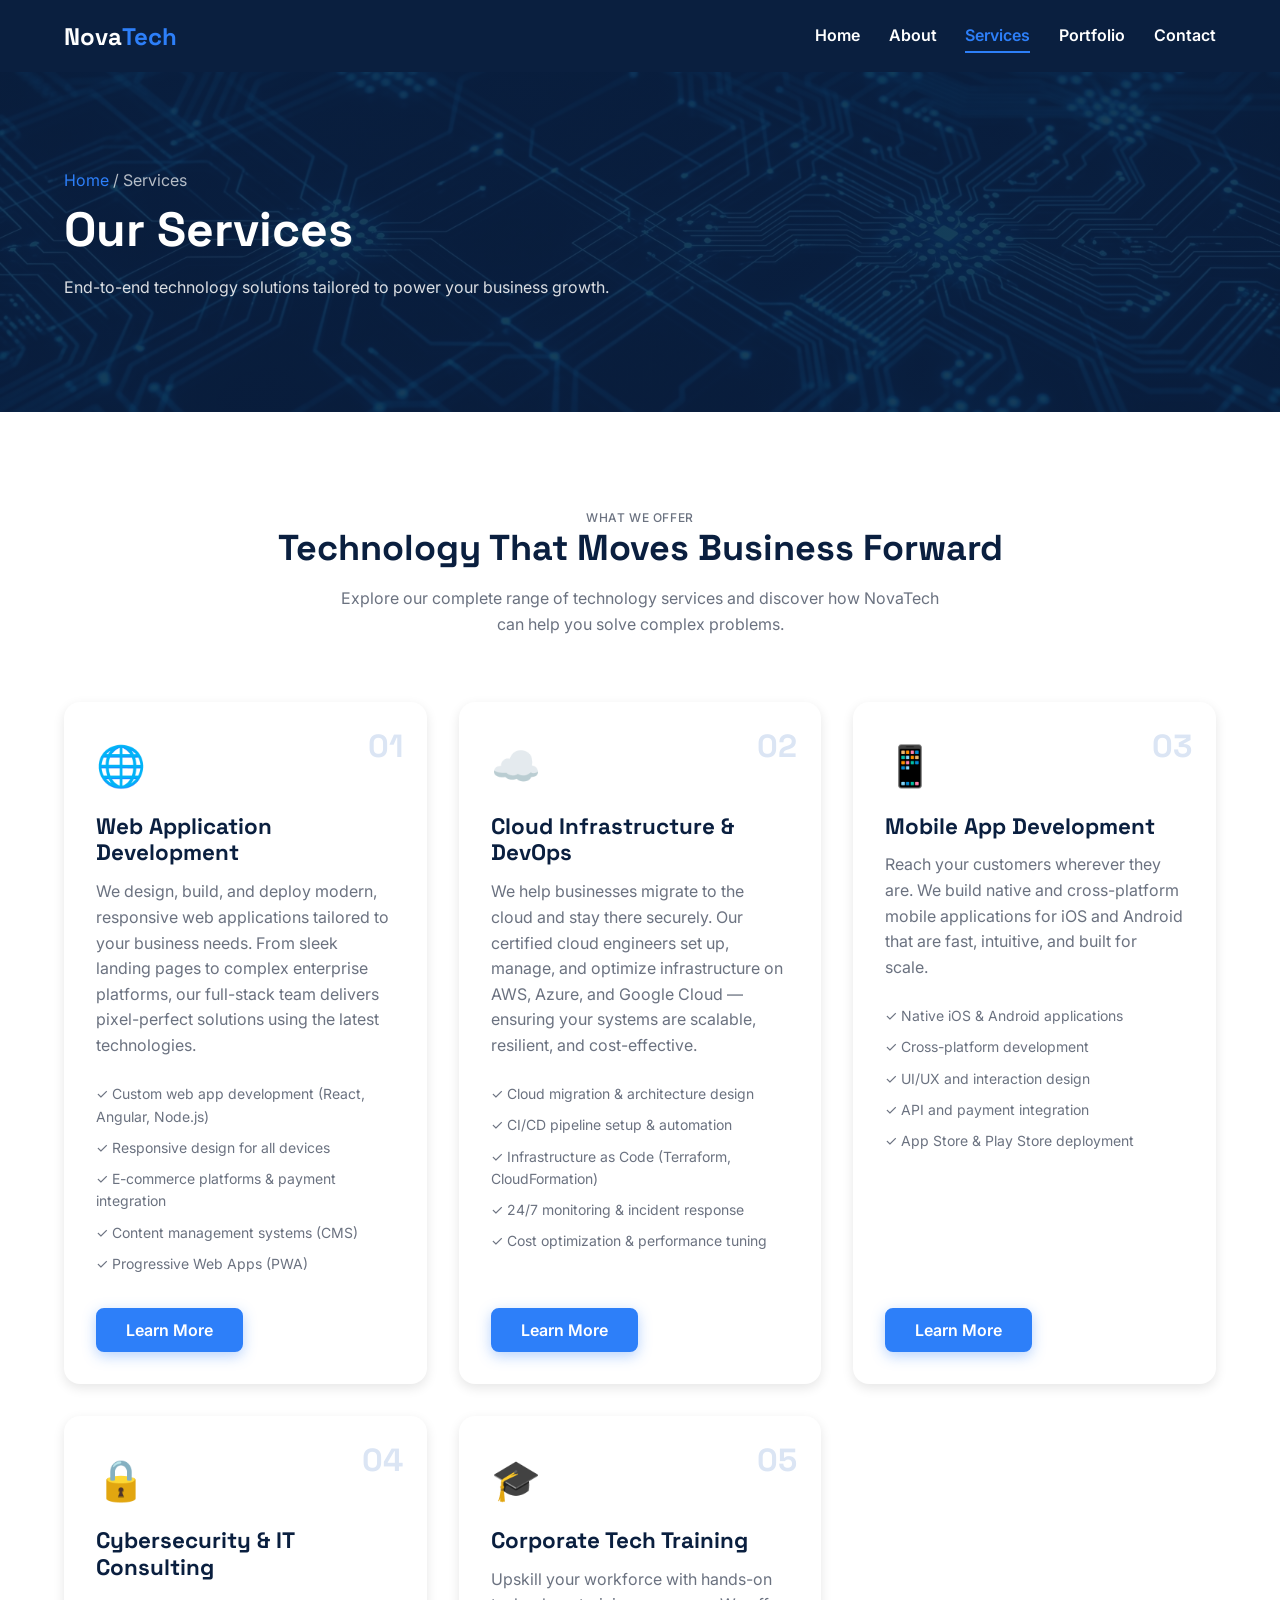
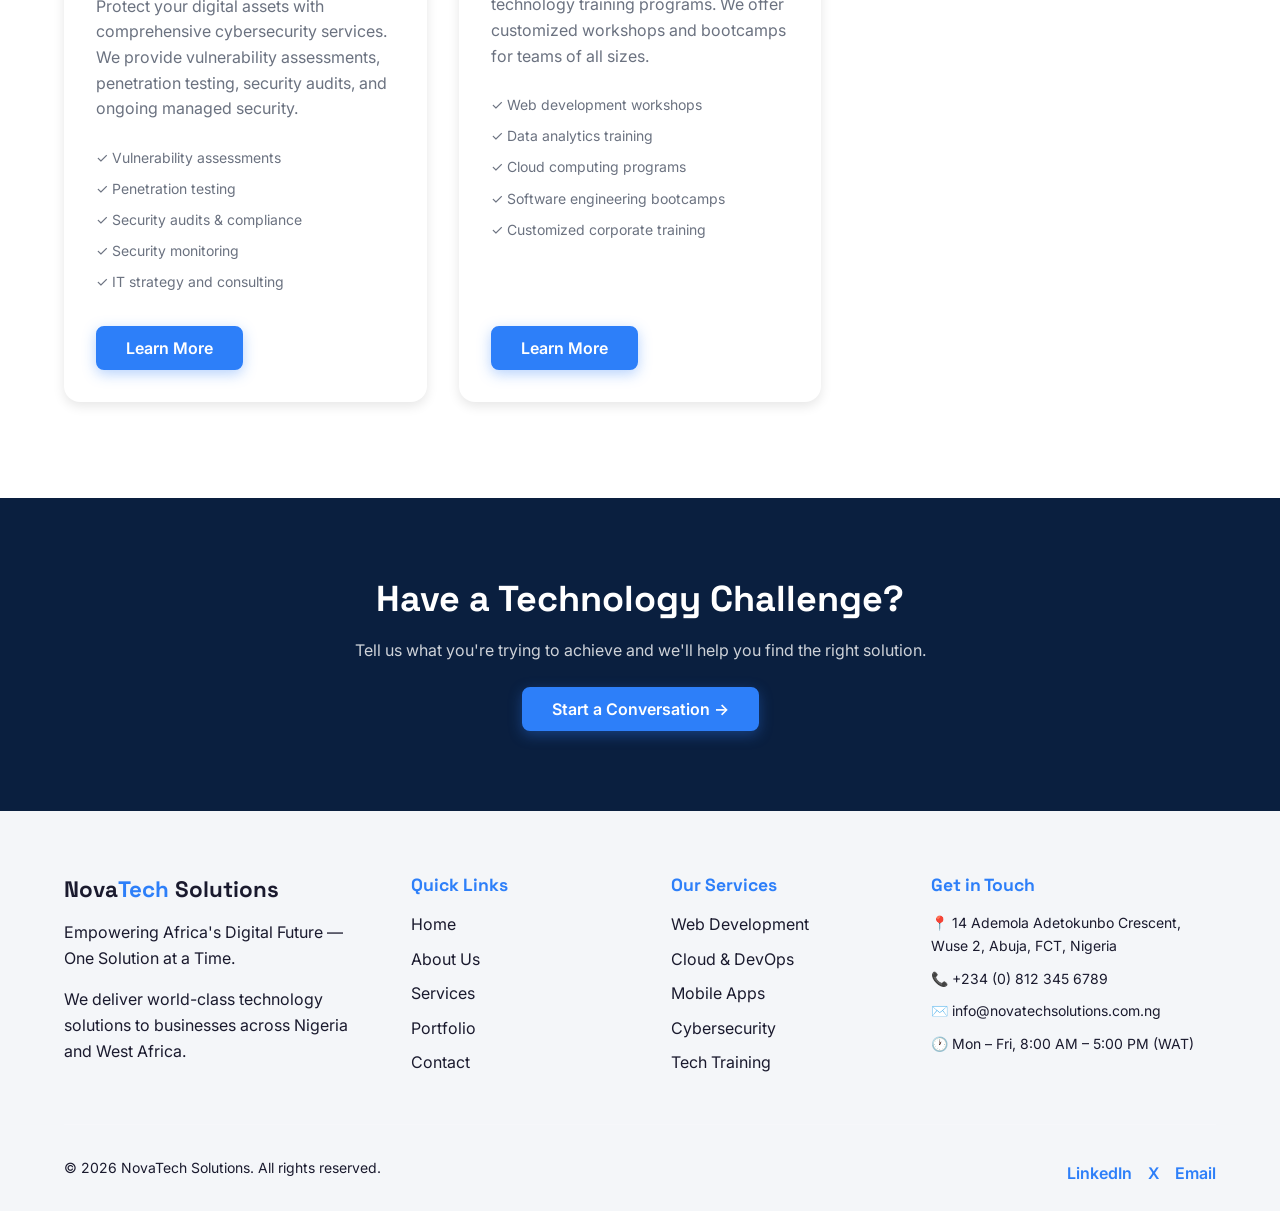
<file: services.html>
<!DOCTYPE html>
<html lang="en">

<head>
    <meta charset="UTF-8">
    <meta name="viewport" content="width=device-width, initial-scale=1.0">
    <meta name="description" content="Explore NovaTech Solutions' web, cloud, mobile, cybersecurity and corporate training services.">
    <meta name="author" content="NovaTech Solutions">
    <link rel="icon" type="image/png" href="assets/images/icons/favicon.png">
    <link rel="stylesheet" href="assets/css/styles.css">
    <title>Our Services — NovaTech Solutions</title>
</head>

<body>
    <header id="main-header">
        <nav id="main-nav" class="container flex-between">
            <a href="index.html" class="nav-logo">
                <span class="logo-text">
                    Nova<span class="text-accent">Tech</span>
                </span>
            </a>

            <button
                id="menu-toggle"
                class="menu-toggle"
                aria-label="Toggle navigation menu"
                aria-expanded="false"
            >
                <span></span>
                <span></span>
                <span></span>
            </button>

            <ul id="nav-menu" class="nav-menu">
                <li><a href="index.html" class="nav-link ">Home</a></li>
                <li><a href="about.html" class="nav-link ">About</a></li>
                <li><a href="services.html" class="nav-link active">Services</a></li>
                <li><a href="portfolio.html" class="nav-link ">Portfolio</a></li>
                <li><a href="contact.html" class="nav-link ">Contact</a></li>
            </ul>
        </nav>
    </header>

    <main>
        <section
            class="page-hero"
            style="background-image:linear-gradient(rgba(10,31,63,.86),rgba(10,31,63,.86)),url('assets/images/hero/services-hero-bg.png')"
        >
            <div class="container">
                <p class="breadcrumb">
                    <a href="index.html">Home</a> / Services
                </p>
                <h1>Our Services</h1>
                <p>
                    End-to-end technology solutions tailored to power your business growth.
                </p>
            </div>
        </section>

        <section class="section bg-white">
            <div class="container">
                <div class="section-header">
                    <p class="text-caption">WHAT WE OFFER</p>
                    <h2>Technology That Moves Business Forward</h2>
                    <p>
                        Explore our complete range of technology services and discover how NovaTech can help you solve complex problems.
                    </p>
                </div>

                <div class="grid grid-3 services-grid">
                    <article class="service-card card">
                        <div class="service-icon">🌐</div>
                        <span class="service-number">01</span>
                        <h2>Web Application Development</h2>
                        <p>
                            We design, build, and deploy modern, responsive web applications tailored to your business needs. From sleek landing pages to complex enterprise platforms, our full-stack team delivers pixel-perfect solutions using the latest technologies.
                        </p>

                        <ul class="feature-list">
                            <li>✓ Custom web app development (React, Angular, Node.js)</li>
                            <li>✓ Responsive design for all devices</li>
                            <li>✓ E-commerce platforms & payment integration</li>
                            <li>✓ Content management systems (CMS)</li>
                            <li>✓ Progressive Web Apps (PWA)</li>
                        </ul>

                        <button
                            class="btn btn-primary modal-trigger"
                            data-title="Web Application Development"
                            data-description="We design, build, and deploy modern, responsive web applications tailored to your business needs. From sleek landing pages to complex enterprise platforms, our full-stack team delivers pixel-perfect solutions using the latest technologies."
                            data-features="Custom web app development (React, Angular, Node.js)|Responsive design for all devices|E-commerce platforms & payment integration|Content management systems (CMS)|Progressive Web Apps (PWA)"
                        >
                            Learn More
                        </button>
                    </article>

                    <article class="service-card card">
                        <div class="service-icon">☁️</div>
                        <span class="service-number">02</span>
                        <h2>Cloud Infrastructure & DevOps</h2>
                        <p>
                            We help businesses migrate to the cloud and stay there securely. Our certified cloud engineers set up, manage, and optimize infrastructure on AWS, Azure, and Google Cloud — ensuring your systems are scalable, resilient, and cost-effective.
                        </p>

                        <ul class="feature-list">
                            <li>✓ Cloud migration & architecture design</li>
                            <li>✓ CI/CD pipeline setup & automation</li>
                            <li>✓ Infrastructure as Code (Terraform, CloudFormation)</li>
                            <li>✓ 24/7 monitoring & incident response</li>
                            <li>✓ Cost optimization & performance tuning</li>
                        </ul>

                        <button
                            class="btn btn-primary modal-trigger"
                            data-title="Cloud Infrastructure & DevOps"
                            data-description="We help businesses migrate to the cloud and stay there securely. Our certified cloud engineers set up, manage, and optimize infrastructure on AWS, Azure, and Google Cloud — ensuring your systems are scalable, resilient, and cost-effective."
                            data-features="Cloud migration & architecture design|CI/CD pipeline setup & automation|Infrastructure as Code (Terraform, CloudFormation)|24/7 monitoring & incident response|Cost optimization & performance tuning"
                        >
                            Learn More
                        </button>
                    </article>

                    <article class="service-card card">
                        <div class="service-icon">📱</div>
                        <span class="service-number">03</span>
                        <h2>Mobile App Development</h2>
                        <p>
                            Reach your customers wherever they are. We build native and cross-platform mobile applications for iOS and Android that are fast, intuitive, and built for scale.
                        </p>

                        <ul class="feature-list">
                            <li>✓ Native iOS & Android applications</li>
                            <li>✓ Cross-platform development</li>
                            <li>✓ UI/UX and interaction design</li>
                            <li>✓ API and payment integration</li>
                            <li>✓ App Store & Play Store deployment</li>
                        </ul>

                        <button
                            class="btn btn-primary modal-trigger"
                            data-title="Mobile App Development"
                            data-description="Reach your customers wherever they are. We build native and cross-platform mobile applications for iOS and Android that are fast, intuitive, and built for scale."
                            data-features="Native iOS & Android applications|Cross-platform development|UI/UX and interaction design|API and payment integration|App Store & Play Store deployment"
                        >
                            Learn More
                        </button>
                    </article>

                    <article class="service-card card">
                        <div class="service-icon">🔒</div>
                        <span class="service-number">04</span>
                        <h2>Cybersecurity & IT Consulting</h2>
                        <p>
                            Protect your digital assets with comprehensive cybersecurity services. We provide vulnerability assessments, penetration testing, security audits, and ongoing managed security.
                        </p>

                        <ul class="feature-list">
                            <li>✓ Vulnerability assessments</li>
                            <li>✓ Penetration testing</li>
                            <li>✓ Security audits & compliance</li>
                            <li>✓ Security monitoring</li>
                            <li>✓ IT strategy and consulting</li>
                        </ul>

                        <button
                            class="btn btn-primary modal-trigger"
                            data-title="Cybersecurity & IT Consulting"
                            data-description="Protect your digital assets with comprehensive cybersecurity services. We provide vulnerability assessments, penetration testing, security audits, and ongoing managed security."
                            data-features="Vulnerability assessments|Penetration testing|Security audits & compliance|Security monitoring|IT strategy and consulting"
                        >
                            Learn More
                        </button>
                    </article>

                    <article class="service-card card">
                        <div class="service-icon">🎓</div>
                        <span class="service-number">05</span>
                        <h2>Corporate Tech Training</h2>
                        <p>
                            Upskill your workforce with hands-on technology training programs. We offer customized workshops and bootcamps for teams of all sizes.
                        </p>

                        <ul class="feature-list">
                            <li>✓ Web development workshops</li>
                            <li>✓ Data analytics training</li>
                            <li>✓ Cloud computing programs</li>
                            <li>✓ Software engineering bootcamps</li>
                            <li>✓ Customized corporate training</li>
                        </ul>

                        <button
                            class="btn btn-primary modal-trigger"
                            data-title="Corporate Tech Training"
                            data-description="Upskill your workforce with hands-on technology training programs. We offer customized workshops and bootcamps for teams of all sizes."
                            data-features="Web development workshops|Data analytics training|Cloud computing programs|Software engineering bootcamps|Customized corporate training"
                        >
                            Learn More
                        </button>
                    </article>
                </div>
            </div>
        </section>

        <section class="cta-section">
            <div class="container text-center">
                <h2>Have a Technology Challenge?</h2>
                <p>
                    Tell us what you're trying to achieve and we'll help you find the right solution.
                </p>

                <a href="contact.html" class="btn btn-primary">
                    Start a Conversation →
                </a>
            </div>
        </section>
    </main>

    <div
        id="service-modal"
        class="modal"
        role="dialog"
        aria-modal="true"
        aria-labelledby="modal-title"
    >
        <div class="modal-overlay"></div>
        <div class="modal-container">
            <button
                id="modal-close"
                class="modal-close"
                aria-label="Close modal"
            >
                ×
            </button>

            <p class="text-caption">SERVICE DETAILS</p>
            <h2 id="modal-title"></h2>
            <p id="modal-description"></p>
            <h3>What We Deliver</h3>
            <ul id="modal-features" class="feature-list"></ul>

            <a href="contact.html" class="btn btn-primary">
                Discuss This Service →
            </a>
        </div>
    </div>

    <footer id="main-footer" class="site-footer">
        <div class="container">
            <div class="footer-grid">
                <div>
                    <a href="index.html" class="footer-logo">
                        Nova<span>Tech</span> Solutions
                    </a>

                    <p>
                        Empowering Africa's Digital Future — One Solution at a Time.
                    </p>

                    <p>
                        We deliver world-class technology solutions to businesses across Nigeria and West Africa.
                    </p>
                </div>

                <div>
                    <h3>Quick Links</h3>
                    <ul class="footer-links">
                        <li><a href="index.html">Home</a></li>
                        <li><a href="about.html">About Us</a></li>
                        <li><a href="services.html">Services</a></li>
                        <li><a href="portfolio.html">Portfolio</a></li>
                        <li><a href="contact.html">Contact</a></li>
                    </ul>
                </div>

                <div>
                    <h3>Our Services</h3>
                    <ul class="footer-links">
                        <li><a href="services.html">Web Development</a></li>
                        <li><a href="services.html">Cloud & DevOps</a></li>
                        <li><a href="services.html">Mobile Apps</a></li>
                        <li><a href="services.html">Cybersecurity</a></li>
                        <li><a href="services.html">Tech Training</a></li>
                    </ul>
                </div>

                <div>
                    <h3>Get in Touch</h3>
                    <ul class="contact-list">
                        <li>
                            📍 14 Ademola Adetokunbo Crescent, Wuse 2, Abuja, FCT, Nigeria
                        </li>

                        <li>
                            📞
                            <a href="tel:+2348123456789">
                                +234 (0) 812 345 6789
                            </a>
                        </li>

                        <li>
                            ✉️
                            <a href="mailto:info@novatechsolutions.com.ng">
                                info@novatechsolutions.com.ng
                            </a>
                        </li>

                        <li>
                            🕐 Mon – Fri, 8:00 AM – 5:00 PM (WAT)
                        </li>
                    </ul>
                </div>
            </div>

            <div class="footer-bottom">
                <p>
                    © 2026 NovaTech Solutions. All rights reserved.
                </p>

                <div class="social-links">
                    <a
                        href="https://linkedin.com/company/novatechsolutions"
                        target="_blank"
                        rel="noopener"
                    >
                        LinkedIn
                    </a>

                    <a
                        href="https://twitter.com/NovaTechAbuja"
                        target="_blank"
                        rel="noopener"
                    >
                        X
                    </a>

                    <a href="mailto:info@novatechsolutions.com.ng">
                        Email
                    </a>
                </div>
            </div>
        </div>
    </footer>

    <button
        id="scroll-top-btn"
        class="scroll-top-btn"
        aria-label="Scroll to top"
    >
        ↑
    </button>

    <script src="assets/js/main.js"></script>
</body>
</html>
</file>
<file: assets/css/styles.css>
/* ==========================================================
   NOVATECH SOLUTIONS — DESIGN SYSTEM TOKENS
   Company Website Assessment | 3LOGY Bootcamp 2026
   ========================================================== */

/* ── Google Fonts ───────────────────────────────────────── */
@import url('https://fonts.googleapis.com/css2?family=Inter:wght@400;500;600&family=Space+Grotesk:wght@500;700&display=swap');

/* ── Design Tokens (CSS Custom Properties) ──────────────── */
:root {

  /* ─── Color Palette ─────────────────────────────────── */
  --color-primary:        #0A1F3F;
  --color-primary-hover:  #0D2A52;
  --color-secondary:      #132E5B;
  --color-accent:         #2D7FF9;
  --color-accent-hover:   #1B6AE0;
  --color-accent-light:   #E8F1FE;
  --color-background:     #F4F6F9;
  --color-white:          #FFFFFF;
  --color-text:           #1A1A2E;
  --color-text-light:     #6B7280;
  --color-error:          #E53935;
  --color-success:        #00C853;
  --color-warning:        #FFB300;

  /* ─── Typography ────────────────────────────────────── */
  --font-heading:  'Space Grotesk', sans-serif;
  --font-body:     'Inter', sans-serif;

  /* ─── Font Sizes ────────────────────────────────────── */
  --fs-h1:       3rem;        /* 48px */
  --fs-h2:       2.25rem;     /* 36px */
  --fs-h3:       1.75rem;     /* 28px */
  --fs-h4:       1.375rem;    /* 22px */
  --fs-body:     1rem;        /* 16px */
  --fs-small:    0.875rem;    /* 14px */
  --fs-caption:  0.75rem;     /* 12px */

  /* ─── Font Weights ──────────────────────────────────── */
  --fw-regular:   400;
  --fw-medium:    500;
  --fw-semibold:  600;
  --fw-bold:      700;

  /* ─── Line Heights ──────────────────────────────────── */
  --lh-heading:  1.2;
  --lh-body:     1.6;
  --lh-small:    1.5;

  /* ─── Spacing ───────────────────────────────────────── */
  --space-xs:   0.25rem;    /*  4px */
  --space-sm:   0.5rem;     /*  8px */
  --space-md:   1rem;       /* 16px */
  --space-lg:   1.5rem;     /* 24px */
  --space-xl:   2rem;       /* 32px */
  --space-2xl:  3rem;       /* 48px */
  --space-3xl:  4rem;       /* 64px */
  --space-4xl:  6rem;       /* 96px */

  /* ─── Border Radius ─────────────────────────────────── */
  --radius-sm:    4px;
  --radius-md:    8px;
  --radius-lg:    16px;
  --radius-full:  9999px;

  /* ─── Shadows ───────────────────────────────────────── */
  --shadow-sm:     0 1px 3px rgba(0, 0, 0, 0.08);
  --shadow-md:     0 4px 12px rgba(0, 0, 0, 0.1);
  --shadow-lg:     0 8px 30px rgba(0, 0, 0, 0.12);
  --shadow-accent: 0 4px 14px rgba(45, 127, 249, 0.35);

  /* ─── Transitions ───────────────────────────────────── */
  --transition-fast:    all 0.15s ease;
  --transition-normal:  all 0.3s ease;
  --transition-slow:    all 0.5s ease;

  /* ─── Layout ────────────────────────────────────────── */
  --max-width:   1200px;
  --nav-height:  72px;
}


/* ==========================================================
   BASE RESET & GLOBAL STYLES
   ========================================================== */

*,
*::before,
*::after {
  margin: 0;
  padding: 0;
  box-sizing: border-box;
}

html {
  font-size: 16px;              /* 1rem = 16px */
  scroll-behavior: smooth;
}

body {
  font-family: var(--font-body);
  font-size: var(--fs-body);
  font-weight: var(--fw-regular);
  line-height: var(--lh-body);
  color: var(--color-text);
  background-color: var(--color-background);
  -webkit-font-smoothing: antialiased;
  -moz-osx-font-smoothing: grayscale;
}

img {
  max-width: 100%;
  height: auto;
  display: block;
}

ul, ol {
  list-style: none;
}


/* ==========================================================
   TYPOGRAPHY
   ========================================================== */

h1, h2, h3, h4 {
  font-family: var(--font-heading);
  line-height: var(--lh-heading);
  color: var(--color-primary);
}

h1 { font-size: var(--fs-h1); font-weight: var(--fw-bold);   }
h2 { font-size: var(--fs-h2); font-weight: var(--fw-bold);   }
h3 { font-size: var(--fs-h3); font-weight: var(--fw-bold);   }
h4 { font-size: var(--fs-h4); font-weight: var(--fw-medium); }

p {
  margin-bottom: var(--space-md);
  color: var(--color-text);
}

small,
.text-small {
  font-size: var(--fs-small);
  line-height: var(--lh-small);
}

.text-caption {
  font-size: var(--fs-caption);
  font-weight: var(--fw-medium);
  color: var(--color-text-light);
  text-transform: uppercase;
  letter-spacing: 0.05em;
}

a {
  color: var(--color-accent);
  text-decoration: none;
  transition: var(--transition-fast);
}

a:hover {
  color: var(--color-accent-hover);
}


/* ==========================================================
   BUTTON STYLES
   ========================================================== */

.btn {
  display: inline-flex;
  align-items: center;
  justify-content: center;
  gap: var(--space-sm);
  padding: 0.75rem 1.75rem;
  font-family: var(--font-body);
  font-size: var(--fs-body);
  font-weight: var(--fw-semibold);
  line-height: 1;
  border: 2px solid transparent;
  border-radius: var(--radius-md);
  cursor: pointer;
  transition: var(--transition-normal);
  text-decoration: none;
}

.btn:active {
  transform: translateY(0);
}

/* ─── Primary Button ──────────────────────────────────── */
.btn-primary {
  background-color: var(--color-accent);
  color: var(--color-white);
  border-color: var(--color-accent);
  box-shadow: var(--shadow-accent);
}

.btn-primary:hover {
  background-color: var(--color-accent-hover);
  border-color: var(--color-accent-hover);
  box-shadow: 0 6px 20px rgba(45, 127, 249, 0.45);
  transform: translateY(-2px);
}

/* ─── Secondary Button ────────────────────────────────── */
.btn-secondary {
  background-color: var(--color-primary);
  color: var(--color-white);
  border-color: var(--color-primary);
  box-shadow: 0 4px 14px rgba(10, 31, 63, 0.25);
}

.btn-secondary:hover {
  background-color: var(--color-primary-hover);
  border-color: var(--color-primary-hover);
  box-shadow: 0 6px 20px rgba(10, 31, 63, 0.35);
  transform: translateY(-2px);
}

/* ─── Outline Button ──────────────────────────────────── */
.btn-outline {
  background-color: transparent;
  color: var(--color-accent);
  border-color: var(--color-accent);
}

.btn-outline:hover {
  background-color: var(--color-accent);
  color: var(--color-white);
  box-shadow: var(--shadow-accent);
  transform: translateY(-2px);
}


/* ==========================================================
   LAYOUT UTILITIES
   ========================================================== */

.container {
  width: 100%;
  max-width: var(--max-width);
  margin: 0 auto;
  padding: 0 var(--space-lg);
}

.section {
  padding: var(--space-4xl) 0;
}

.section-header {
  text-align: center;
  margin-bottom: var(--space-3xl);
}

.section-header h2 {
  margin-bottom: var(--space-md);
}

.section-header p {
  max-width: 600px;
  margin: 0 auto;
  color: var(--color-text-light);
}


/* ==========================================================
   CARD COMPONENT
   ========================================================== */

.card {
  background-color: var(--color-white);
  border-radius: var(--radius-lg);
  padding: var(--space-xl);
  box-shadow: var(--shadow-md);
  transition: var(--transition-normal);
}

.card:hover {
  box-shadow: var(--shadow-lg);
  transform: translateY(-4px);
}


/* ==========================================================
   FORM ELEMENTS
   ========================================================== */

.form-group {
  margin-bottom: var(--space-lg);
}

.form-group label {
  display: block;
  font-size: var(--fs-small);
  font-weight: var(--fw-medium);
  color: var(--color-text);
  margin-bottom: var(--space-xs);
}

.form-group input,
.form-group textarea,
.form-group select {
  width: 100%;
  padding: 0.75rem 1rem;
  font-family: var(--font-body);
  font-size: var(--fs-body);
  color: var(--color-text);
  background-color: var(--color-white);
  border: 1.5px solid #D1D5DB;
  border-radius: var(--radius-md);
  transition: var(--transition-fast);
  outline: none;
}

.form-group input:focus,
.form-group textarea:focus,
.form-group select:focus {
  border-color: var(--color-accent);
  box-shadow: 0 0 0 3px var(--color-accent-light);
}

.form-group input::placeholder,
.form-group textarea::placeholder {
  color: var(--color-text-light);
}

.form-group textarea {
  resize: vertical;
  min-height: 120px;
}

.form-error {
  font-size: var(--fs-small);
  color: var(--color-error);
  margin-top: var(--space-xs);
}


/* ==========================================================
   HELPER / UTILITY CLASSES
   ========================================================== */

.text-center  { text-align: center; }
.text-left    { text-align: left; }
.text-right   { text-align: right; }
.text-accent  { color: var(--color-accent); }
.text-muted   { color: var(--color-text-light); }
.text-white   { color: var(--color-white); }
.bg-primary   { background-color: var(--color-primary); }
.bg-secondary { background-color: var(--color-secondary); }
.bg-white     { background-color: var(--color-white); }
.bg-light     { background-color: var(--color-background); }

.flex         { display: flex; }
.flex-center  { display: flex; align-items: center; justify-content: center; }
.flex-between { display: flex; align-items: center; justify-content: space-between; }
.flex-column  { flex-direction: column; }
.flex-wrap    { flex-wrap: wrap; }
.gap-sm       { gap: var(--space-sm); }
.gap-md       { gap: var(--space-md); }
.gap-lg       { gap: var(--space-lg); }
.gap-xl       { gap: var(--space-xl); }


/* ==========================================================
   RESPONSIVE GRID (Simple 12-column helper)
   ========================================================== */

.grid {
  display: grid;
  gap: var(--space-xl);
}

.grid-2 { grid-template-columns: repeat(2, 1fr); }
.grid-3 { grid-template-columns: repeat(3, 1fr); }
.grid-4 { grid-template-columns: repeat(4, 1fr); }

@media (max-width: 992px) {
  .grid-4 { grid-template-columns: repeat(2, 1fr); }
  .grid-3 { grid-template-columns: repeat(2, 1fr); }
}

@media (max-width: 768px) {
  :root {
    --fs-h1:   2.25rem;   /* 36px on mobile */
    --fs-h2:   1.75rem;   /* 28px on mobile */
    --fs-h3:   1.5rem;    /* 24px on mobile */
  }

  .grid-2,
  .grid-3,
  .grid-4 {
    grid-template-columns: 1fr;
  }

  .section {
    padding: var(--space-3xl) 0;
  }
}

@media (max-width: 480px) {
  :root {
    --fs-h1:   2rem;      /* 32px on small mobile */
  }

  .container {
    padding: 0 var(--space-md);
  }
}


/* ==========================================================
   STUDENTS: ADD YOUR CUSTOM STYLES BELOW THIS LINE
   ========================================================== */


/* ==========================================================
   NOVATECH CUSTOM COMPONENTS
   ========================================================== */
body { overflow-x: hidden; }
main { padding-top: var(--nav-height); }

#main-header {
  position: fixed; top: 0; left: 0; width: 100%; height: var(--nav-height);
  z-index: 100; background: var(--color-primary); transition: var(--transition-normal);
}
#main-header.scrolled { background: rgba(10,31,63,.96); box-shadow: var(--shadow-lg); }
#main-nav { height: 100%; }
.nav-logo { color: var(--color-white); font: 700 1.5rem var(--font-heading); }
.nav-logo:hover { color: var(--color-white); }
.nav-menu { display:flex; align-items:center; gap:1.8rem; }
.nav-link { color: var(--color-white); font-weight:600; position:relative; padding:.5rem 0; }
.nav-link:hover, .nav-link.active { color:var(--color-accent); }
.nav-link.active::after { content:""; position:absolute; left:0; right:0; bottom:0; height:2px; background:var(--color-accent); }
.menu-toggle { display:none; width:44px; height:44px; border:0; background:transparent; cursor:pointer; padding:9px; }
.menu-toggle span { display:block; height:2px; background:white; margin:5px 0; transition:.25s; }
.menu-toggle.active span:nth-child(1){transform:translateY(7px) rotate(45deg)}
.menu-toggle.active span:nth-child(2){opacity:0}
.menu-toggle.active span:nth-child(3){transform:translateY(-7px) rotate(-45deg)}

.hero { min-height:calc(100vh - var(--nav-height)); position:relative; display:flex; align-items:center; color:white; background:linear-gradient(135deg,rgba(10,31,63,.92),rgba(19,46,91,.85)),url('../images/hero/hero-bg.png') center/cover; }
.hero-overlay { position:absolute; inset:0; background:linear-gradient(135deg,rgba(10,31,63,.35),rgba(45,127,249,.18)); }
.hero-content { position:relative; z-index:1; max-width:800px; text-align:center; margin:auto; }
.hero h1 { color:white; font-size:clamp(2.6rem,6vw,4.5rem); margin:1rem 0; }
.hero p:not(.text-caption) { color:rgba(255,255,255,.88); max-width:680px; margin:0 auto 2rem; font-size:1.08rem; }
.hero-actions { display:flex; justify-content:center; gap:1rem; flex-wrap:wrap; }
.hero-outline { color:white; border-color:white; }
.hero-outline:hover { color:white; border-color:var(--color-accent); }

.page-hero { min-height:340px; display:flex; align-items:center; color:white; background-color:var(--color-primary); background-position:center; background-size:cover; }
.page-hero h1 { color:white; margin:.5rem 0 1rem; }
.page-hero > .container > p:not(.breadcrumb) { color:rgba(255,255,255,.85); max-width:700px; }
.breadcrumb { color:rgba(255,255,255,.7); margin:0; }
.breadcrumb a { color:var(--color-accent); }

.service-icon { font-size:2.5rem; margin-bottom:1rem; }
.service-preview h3 { font-size:1.35rem; }
.service-preview p { color:var(--color-text-light); }
.service-preview a { font-weight:600; }
.stats-section { background:var(--color-background); }
.stat { text-align:center; padding:1.5rem; }
.stat strong { display:block; color:var(--color-accent); font:700 3rem var(--font-heading); }
.stat span { color:var(--color-text-light); }
.split { display:grid; grid-template-columns:1fr 1fr; gap:4rem; align-items:center; }
.split-image img { width:100%; border-radius:var(--radius-lg); box-shadow:var(--shadow-lg); }
.split-content h2 { margin:.5rem 0 1rem; }
.split-content p { color:var(--color-text-light); }
.testimonials { background:var(--color-background); }
.testimonial p { color:var(--color-text-light); font-style:italic; }
.testimonial strong, .testimonial span { display:block; }
.testimonial span { color:var(--color-text-light); font-size:var(--fs-small); margin-top:.25rem; }
.cta-section { padding:5rem 0; background:var(--color-primary); color:white; }
.cta-section h2 { color:white; margin-bottom:1rem; }
.cta-section p { color:rgba(255,255,255,.8); max-width:650px; margin:0 auto 1.5rem; }

.purpose-card { border-top:4px solid var(--color-accent); }
.purpose-card blockquote { color:var(--color-text-light); font-size:1.05rem; line-height:1.8; }
.value { text-align:center; padding:1rem; }
.value > div { font-size:2.4rem; }
.value h3 { font-size:1.3rem; margin:.75rem 0 .5rem; }
.value p { color:var(--color-text-light); }
.team-section { background:var(--color-background); }
.team-grid { align-items:stretch; }
.team-card { text-align:center; padding:1.5rem; }
.team-card img { width:150px; height:150px; object-fit:cover; border-radius:50%; margin:0 auto 1.25rem; }
.team-card h3 { font-size:1.25rem; }
.team-card .role { color:var(--color-accent); font-weight:600; margin-bottom:.5rem; }
.team-card > p:last-child { color:var(--color-text-light); font-size:var(--fs-small); }

.services-grid .service-card { display:flex; flex-direction:column; }
.service-card { position:relative; }
.service-number { position:absolute; top:1.5rem; right:1.5rem; color:#dbe5f4; font:700 2rem var(--font-heading); }
.service-card h2 { font-size:1.4rem; margin-bottom:.75rem; }
.service-card > p { color:var(--color-text-light); }
.feature-list { margin:0 0 1.5rem; }
.feature-list li { color:var(--color-text-light); margin:.55rem 0; font-size:var(--fs-small); }
.service-card .btn { margin-top:auto; align-self:flex-start; }

.modal { display:none; position:fixed; inset:0; z-index:1000; align-items:center; justify-content:center; }
.modal.active { display:flex; }
.modal-overlay { position:absolute; inset:0; background:rgba(0,0,0,.65); }
.modal-container { position:relative; z-index:1001; width:min(600px,90%); max-height:80vh; overflow:auto; padding:2.5rem; background:var(--color-white); border-radius:var(--radius-lg); box-shadow:var(--shadow-lg); }
.modal-container h2 { margin:.5rem 0 1rem; }
.modal-close { position:absolute; top:1rem; right:1rem; border:0; background:transparent; font-size:2rem; color:var(--color-text-light); cursor:pointer; }
.modal-close:hover { color:var(--color-error); }

.filter-buttons { display:flex; justify-content:center; flex-wrap:wrap; gap:.75rem; margin-bottom:2.5rem; }
.filter-btn { padding:.65rem 1rem; }
.filter-btn.active { background:var(--color-accent); color:white; }
.portfolio-card { padding:0; overflow:hidden; }
.portfolio-card.hidden { display:none; }
.portfolio-card > img { width:100%; aspect-ratio:16/10; object-fit:cover; }
.portfolio-content { padding:1.5rem; }
.portfolio-content h2 { font-size:1.4rem; margin:.7rem 0; }
.portfolio-content p { color:var(--color-text-light); }
.tag { display:inline-block; padding:.25rem .65rem; border-radius:var(--radius-full); background:var(--color-accent-light); color:var(--color-accent); font-size:var(--fs-caption); font-weight:600; text-transform:uppercase; }

.contact-grid { display:grid; grid-template-columns:1.2fr .8fr; gap:4rem; }
.contact-grid h2 { margin:.5rem 0 1rem; }
#contact-form-wrapper > p:not(.text-caption), .contact-info > p:not(.text-caption) { color:var(--color-text-light); }
.form-error { display:block; min-height:1.25rem; }
.input-error { border-color:var(--color-error)!important; box-shadow:0 0 0 3px rgba(229,57,53,.12)!important; }
.form-success { margin-top:1rem; color:var(--color-success); font-weight:600; }
.contact-info { background:var(--color-background); border-radius:var(--radius-lg); padding:2rem; }
.info-item { display:flex; gap:1rem; margin:1.5rem 0; }
.info-item > span { font-size:1.4rem; }
.info-item strong { display:block; margin-bottom:.25rem; }
.info-item p { color:var(--color-text-light); margin:0; }
.contact-social { border-top:1px solid #d9dee7; padding-top:1.5rem; margin-top:2rem; }
.social-links { display:flex; gap:1rem; margin-top:.75rem; }
.social-links a { color:var(--color-accent); font-weight:600; }
.map-placeholder { padding:4rem 0; background:linear-gradient(135deg,#dce8f8,#eef3f8); }
.map-placeholder .container > div { min-height:220px; display:flex; flex-direction:column; align-items:center; justify-content:center; text-align:center; border:2px dashed #9bb4d3; border-radius:var(--radius-lg); background:rgba(255,255,255,.55); }
.map-placeholder span { font-size:2.5rem; }

.site-footer { color:var(--color-text); padding:4rem 0 1.5rem; }
.site-footer p { color:var(--color-text); }
.footer-grid { display:grid; grid-template-columns:1.4fr 1fr 1fr 1.3fr; gap:2.5rem; }
.site-footer h3 { color:var(--color-accent); font-size:1.1rem; margin-bottom:1rem; }
.footer-logo { color:var(--color-text); font:700 1.4rem var(--font-heading); display:inline-block; margin-bottom:1rem; }
.footer-logo span { color:var(--color-accent); }
.footer-links li { margin:.55rem 0; }
.footer-links a, .contact-list a { color:var(--color-text); }
.footer-links a:hover, .contact-list a:hover { color:var(--color-accent); }
.contact-list li { color:var(--color-text); margin:.65rem 0; font-size:var(--fs-small); }
.footer-bottom { display:flex; justify-content:space-between; align-items:center; gap:1rem; border-top:1px solid rgba(255,255,255,.15); margin-top:2.5rem; padding-top:1.5rem; }
.footer-bottom p { margin:0; font-size:var(--fs-small); }

.scroll-top-btn { position:fixed; right:1.5rem; bottom:1.5rem; width:48px; height:48px; border:0; border-radius:50%; background:var(--color-accent); color:white; font-size:1.3rem; cursor:pointer; opacity:0; pointer-events:none; transform:translateY(10px); transition:var(--transition-normal); box-shadow:var(--shadow-md); z-index:99; }
.scroll-top-btn.visible { opacity:1; pointer-events:auto; transform:translateY(0); }
.scroll-top-btn:hover { background:var(--color-accent-hover); transform:translateY(-3px); }

@media (max-width: 992px) {
  .footer-grid { grid-template-columns:repeat(2,1fr); }
  .contact-grid { grid-template-columns:1fr; }
  .team-grid { grid-template-columns:repeat(2,1fr); }
}
@media (max-width: 768px) {
  body.menu-open { overflow:hidden; }
  .menu-toggle { display:block; }
  .nav-menu { position:absolute; top:var(--nav-height); left:0; right:0; display:flex; flex-direction:column; align-items:stretch; gap:0; background:var(--color-primary); padding:.5rem 1.5rem 1rem; transform:translateY(-130%); opacity:0; pointer-events:none; transition:.25s ease; box-shadow:var(--shadow-lg); }
  .nav-menu.active { transform:translateY(0); opacity:1; pointer-events:auto; }
  .nav-link { display:block; padding:1rem; border-bottom:1px solid rgba(255,255,255,.08); }
  .nav-link.active::after { display:none; }
  .hero { min-height:calc(100vh - var(--nav-height)); }
  .split { grid-template-columns:1fr; gap:2rem; }
  .split-image { order:0; }
  .footer-grid { grid-template-columns:1fr; }
  .footer-bottom { flex-direction:column; align-items:flex-start; }
  .page-hero { min-height:300px; }
}
@media (max-width: 560px) {
  .hero h1 { font-size:2.5rem; }
  .hero-actions { flex-direction:column; }
  .hero-actions .btn { width:100%; }
  .team-grid { grid-template-columns:1fr; }
  .filter-buttons .btn { flex:1 1 40%; }
  .modal-container { padding:2rem 1.5rem; }
}
</file>
